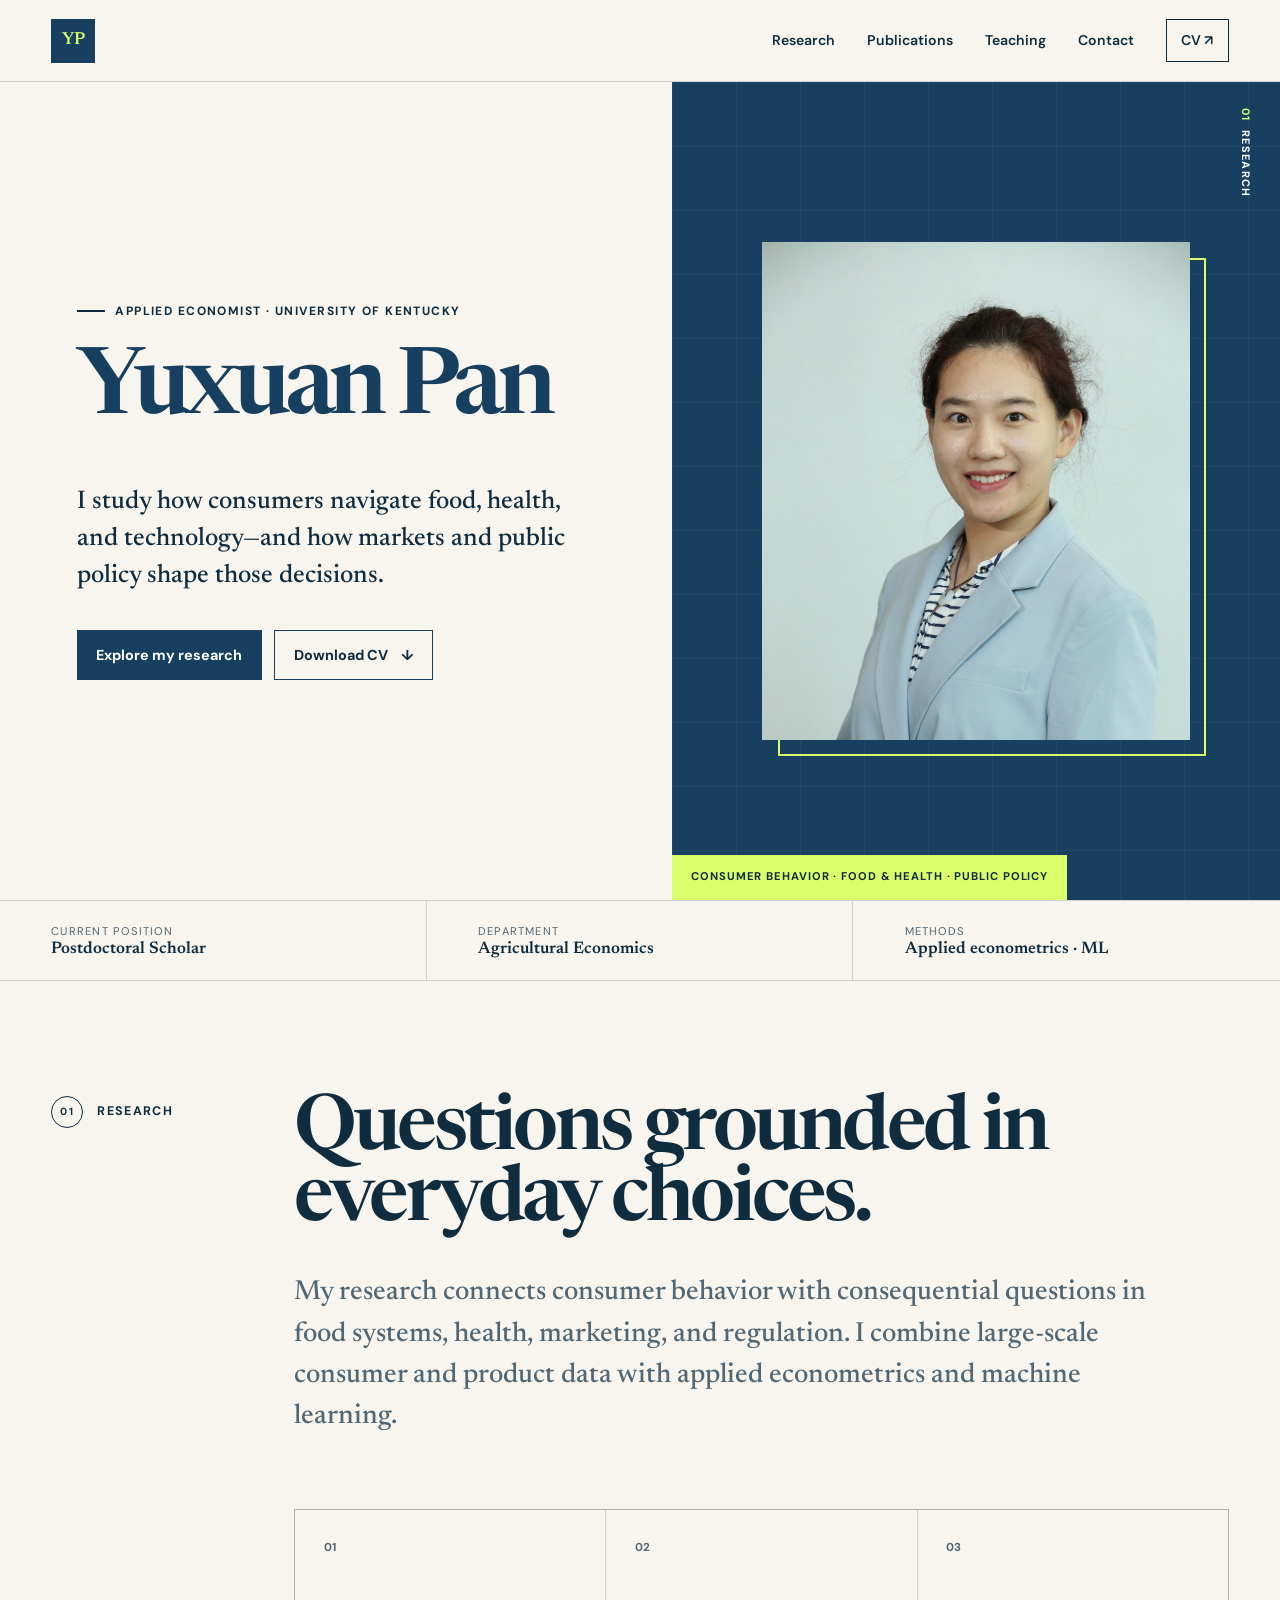
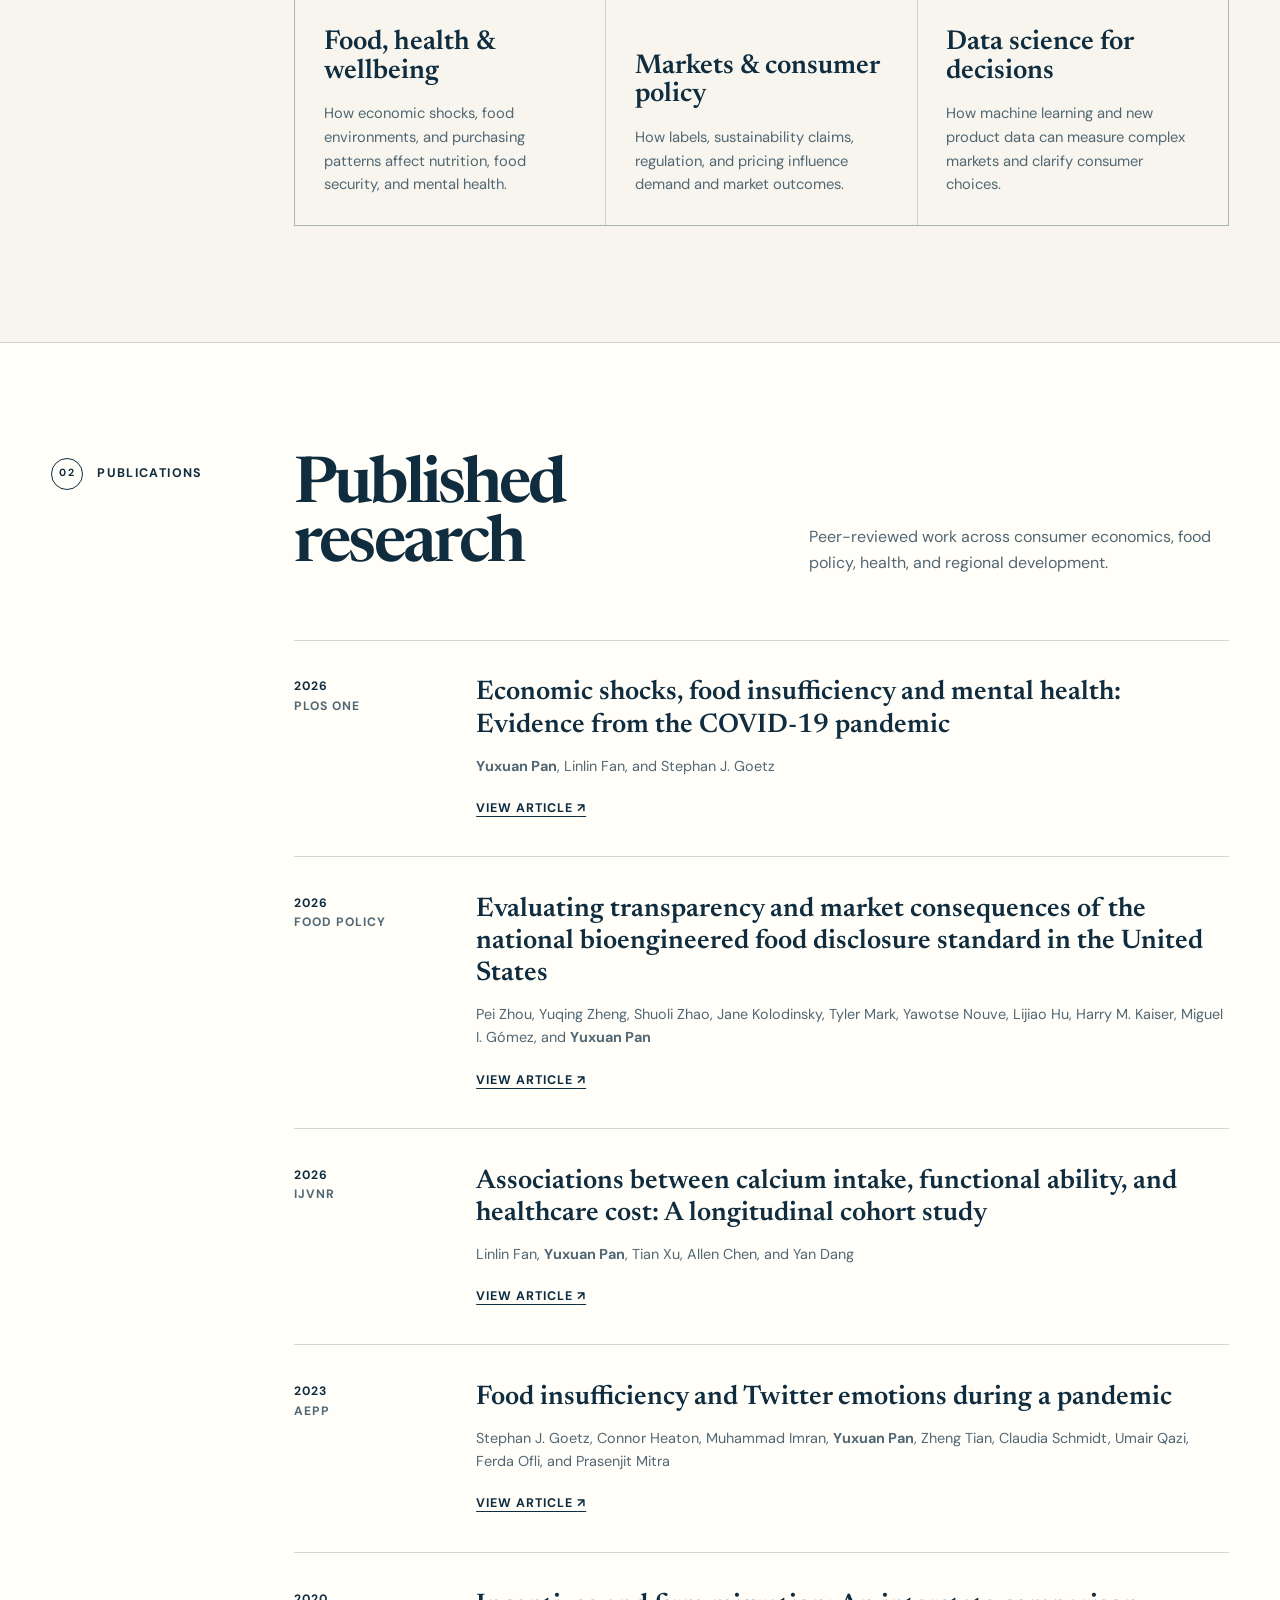
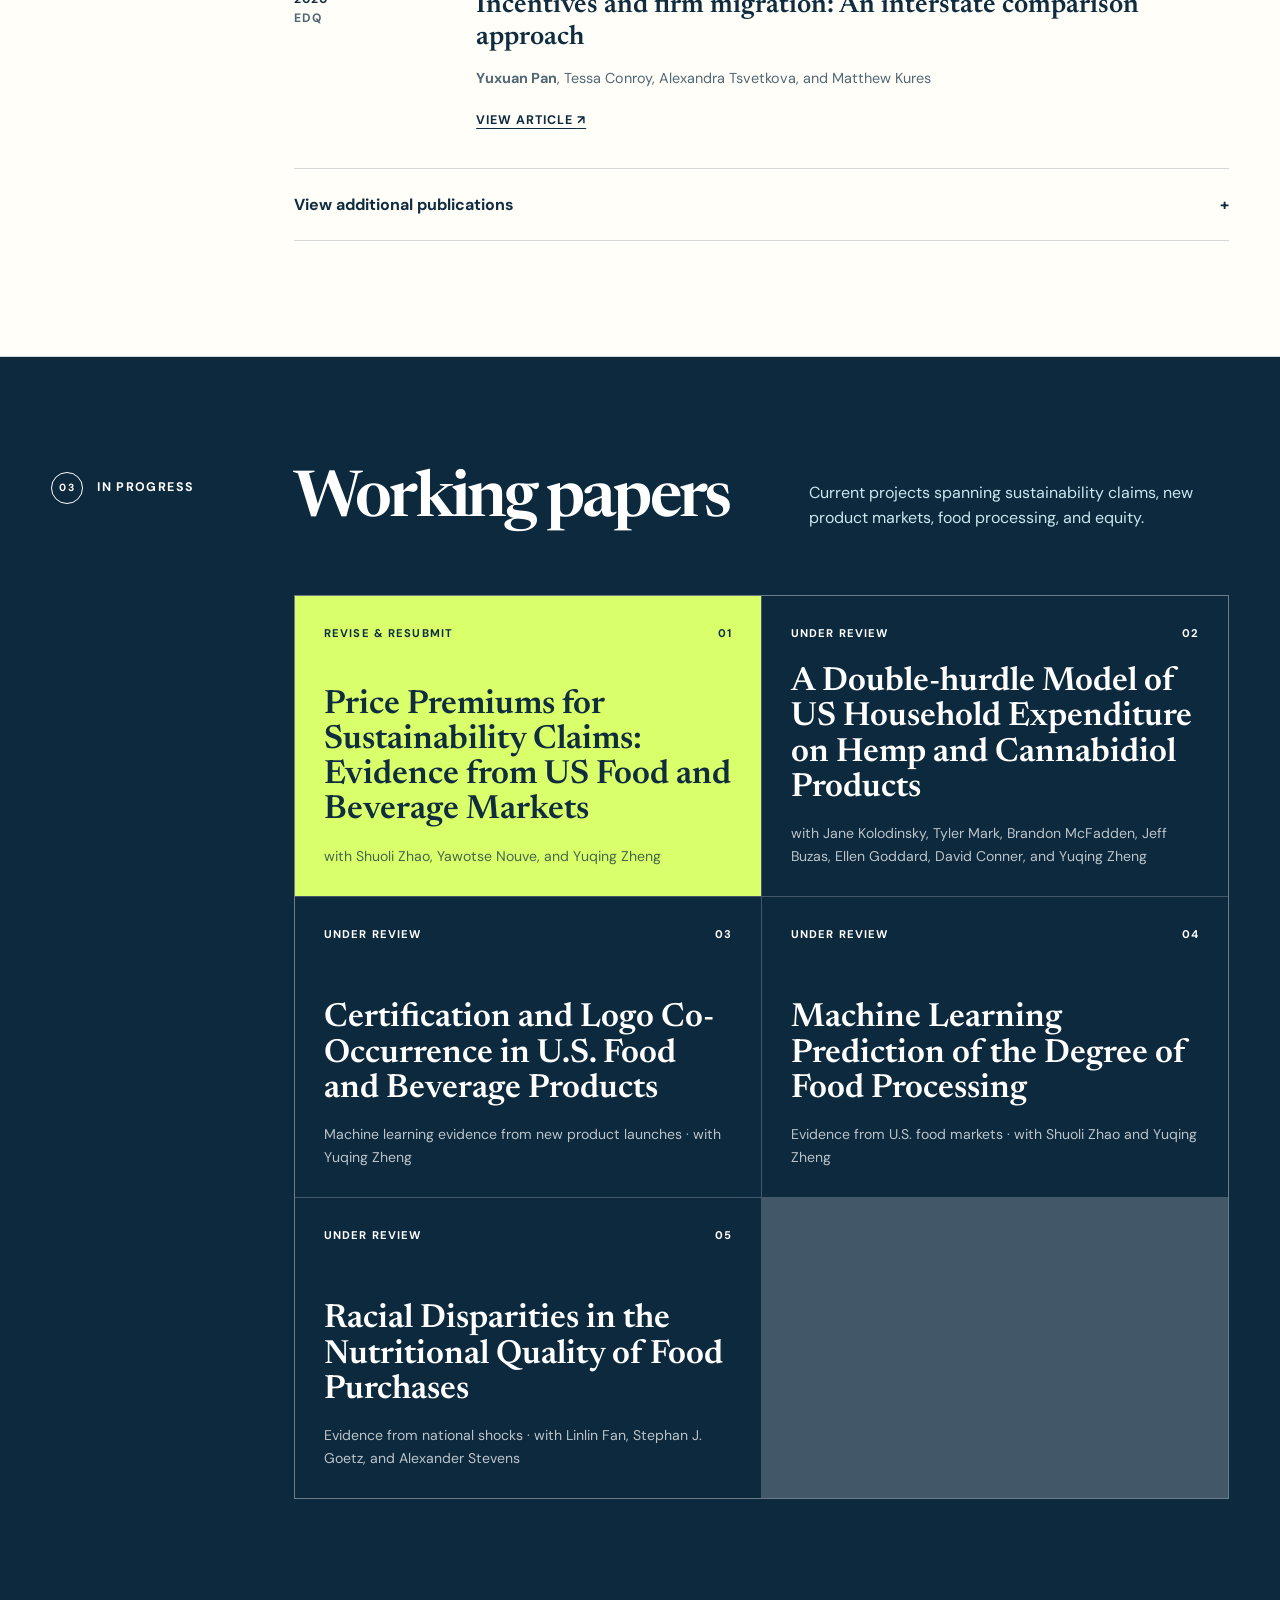
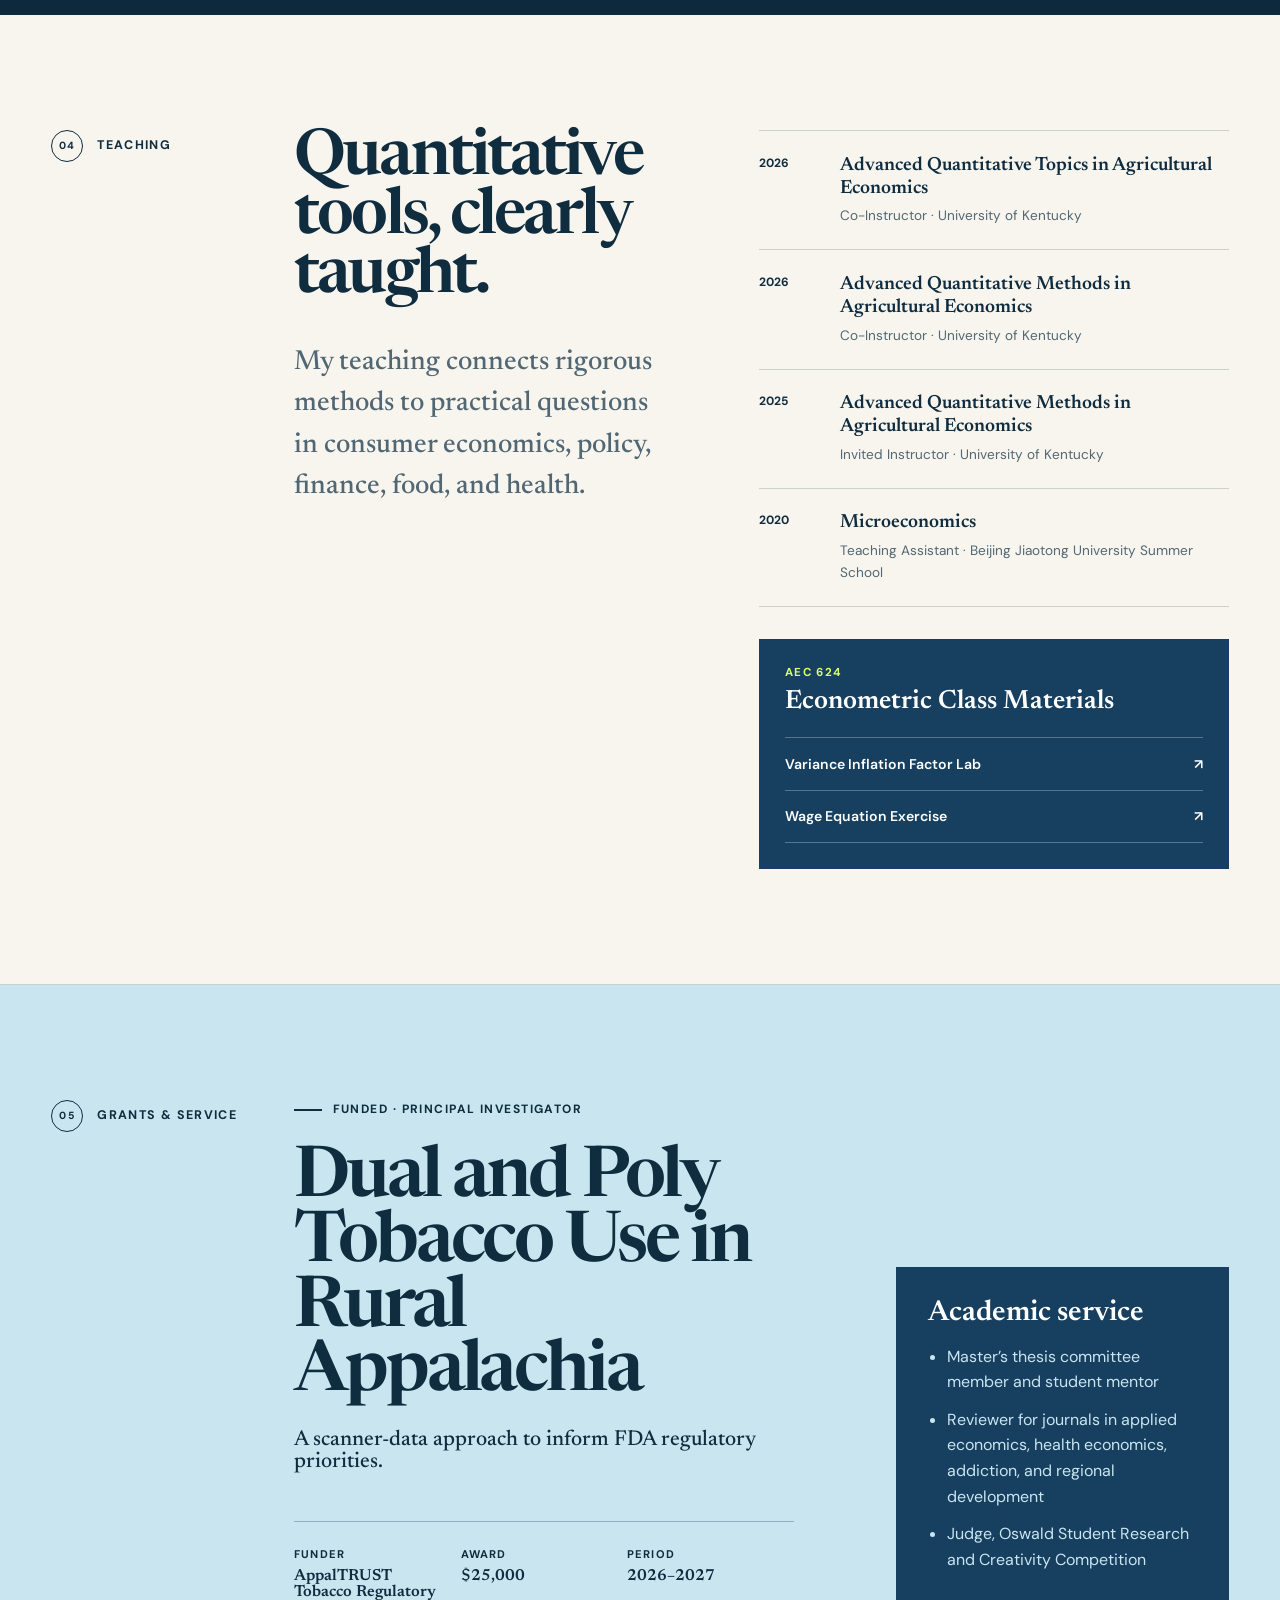
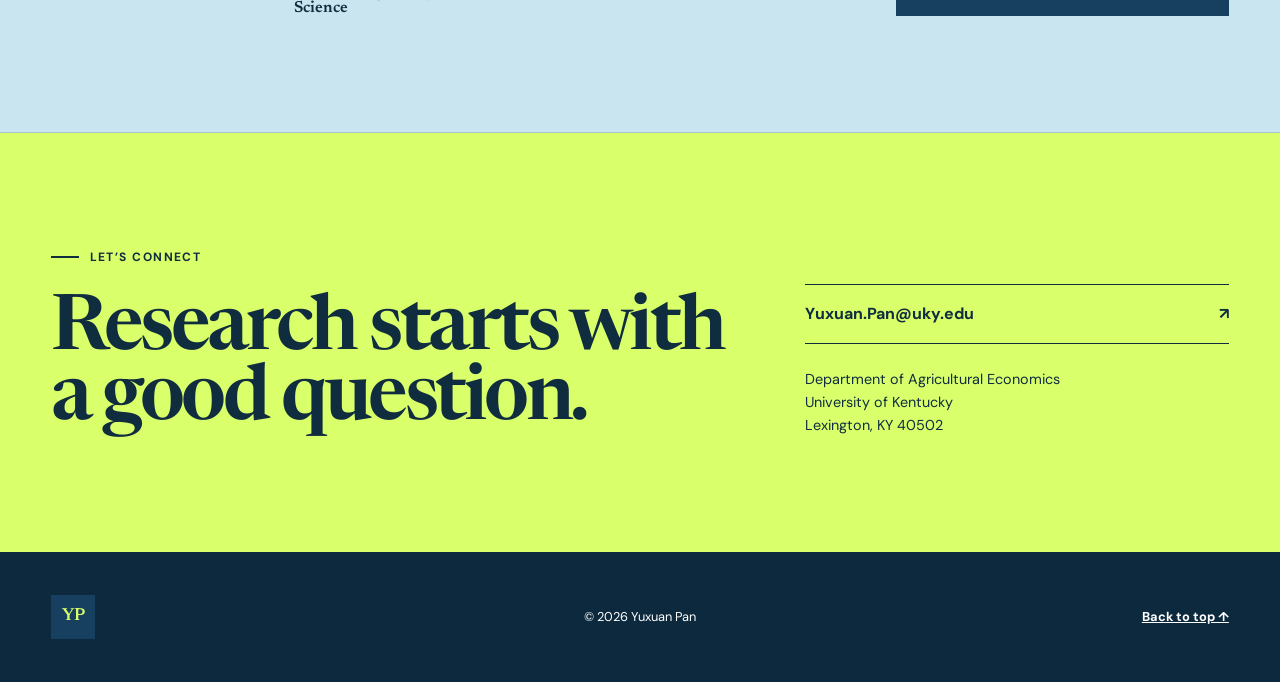
<file: index.html>
<!doctype html>
<html lang="en">
  <head>
    <meta charset="utf-8" />
    <meta name="viewport" content="width=device-width, initial-scale=1" />
    <meta name="description" content="Yuxuan Pan is an applied economist studying consumer behavior, food and health, public policy, and machine learning." />
    <meta name="theme-color" content="#173f5f" />
    <title>Yuxuan Pan | Applied Economist</title>
    <link rel="preconnect" href="https://fonts.googleapis.com" />
    <link rel="preconnect" href="https://fonts.gstatic.com" crossorigin />
    <link href="https://fonts.googleapis.com/css2?family=DM+Sans:wght@400;500;600;700&amp;family=Newsreader:opsz,wght@6..72,500;6..72,600&amp;display=swap" rel="stylesheet" />
    <link rel="icon" type="image/svg+xml" href="data:image/svg+xml,%3Csvg xmlns='http://www.w3.org/2000/svg' viewBox='0 0 64 64'%3E%3Crect width='64' height='64' rx='14' fill='%23173f5f'/%3E%3Cpath d='M14 15h11l8 15 8-15h10L38 38v11H27V38z' fill='%23d9ff6a'/%3E%3C/svg%3E" />
    <link rel="stylesheet" href="styles.css" />
    <script src="script.js" defer></script>
  </head>
  <body>
    <a class="skip-link" href="#main">Skip to content</a>
    <header class="site-header">
      <a class="wordmark" href="#top" aria-label="Yuxuan Pan, home">YP</a>
      <button class="menu-button" type="button" aria-expanded="false" aria-controls="site-nav">
        <span class="menu-label">Menu</span><span class="menu-icon" aria-hidden="true"></span>
      </button>
      <nav id="site-nav" class="site-nav" aria-label="Main navigation">
        <a href="#research">Research</a>
        <a href="#publications">Publications</a>
        <a href="#teaching">Teaching</a>
        <a href="#contact">Contact</a>
        <a class="nav-cv" href="CV_Yuxuan_Pan.pdf" target="_blank" rel="noreferrer">CV <span aria-hidden="true">↗</span></a>
      </nav>
    </header>

    <main id="main">
      <section class="hero" id="top" aria-labelledby="hero-title">
        <div class="hero-copy reveal">
          <p class="eyebrow"><span></span> Applied economist · University of Kentucky</p>
          <h1 id="hero-title">Yuxuan Pan</h1>
          <p class="hero-intro">I study how consumers navigate food, health, and technology—and how markets and public policy shape those decisions.</p>
          <div class="hero-actions">
            <a class="button button-primary" href="#research">Explore my research</a>
            <a class="button button-quiet" href="CV_Yuxuan_Pan.pdf" target="_blank" rel="noreferrer">Download CV <span aria-hidden="true">↓</span></a>
          </div>
        </div>

        <figure class="profile-visual reveal">
          <div class="portrait-frame">
            <img src="yuxuan-pan.jpg" alt="Portrait of Yuxuan Pan" width="1200" height="1417" />
          </div>
          <figcaption>Consumer behavior · Food &amp; health · Public policy</figcaption>
          <div class="portrait-index" aria-hidden="true"><span>01</span><span>Research</span></div>
        </figure>
      </section>

      <section class="status-strip" aria-label="Current position and research fields">
        <div><span>Current position</span><strong>Postdoctoral Scholar</strong></div>
        <div><span>Department</span><strong>Agricultural Economics</strong></div>
        <div><span>Methods</span><strong>Applied econometrics · ML</strong></div>
      </section>

      <section class="section section-intro" id="research" aria-labelledby="research-title">
        <div class="section-label reveal"><span>01</span> Research</div>
        <div class="section-body reveal">
          <h2 id="research-title">Questions grounded in everyday choices.</h2>
          <p class="lead">My research connects consumer behavior with consequential questions in food systems, health, marketing, and regulation. I combine large-scale consumer and product data with applied econometrics and machine learning.</p>
          <div class="themes">
            <article>
              <span class="theme-number">01</span>
              <h3>Food, health &amp; wellbeing</h3>
              <p>How economic shocks, food environments, and purchasing patterns affect nutrition, food security, and mental health.</p>
            </article>
            <article>
              <span class="theme-number">02</span>
              <h3>Markets &amp; consumer policy</h3>
              <p>How labels, sustainability claims, regulation, and pricing influence demand and market outcomes.</p>
            </article>
            <article>
              <span class="theme-number">03</span>
              <h3>Data science for decisions</h3>
              <p>How machine learning and new product data can measure complex markets and clarify consumer choices.</p>
            </article>
          </div>
        </div>
      </section>

      <section class="section papers-section" id="publications" aria-labelledby="publications-title">
        <div class="section-label reveal"><span>02</span> Publications</div>
        <div class="section-body">
          <div class="section-heading reveal">
            <h2 id="publications-title">Published research</h2>
            <p>Peer-reviewed work across consumer economics, food policy, health, and regional development.</p>
          </div>

          <div class="paper-list">
            <article class="paper reveal">
              <div class="paper-meta"><span>2026</span><span>PLoS ONE</span></div>
              <div>
                <h3>Economic shocks, food insufficiency and mental health: Evidence from the COVID-19 pandemic</h3>
                <p><strong>Yuxuan Pan</strong>, Linlin Fan, and Stephan J. Goetz</p>
                <a href="https://doi.org/10.1371/journal.pone.0344745" target="_blank" rel="noreferrer">View article <span aria-hidden="true">↗</span></a>
              </div>
            </article>
            <article class="paper reveal">
              <div class="paper-meta"><span>2026</span><span>Food Policy</span></div>
              <div>
                <h3>Evaluating transparency and market consequences of the national bioengineered food disclosure standard in the United States</h3>
                <p>Pei Zhou, Yuqing Zheng, Shuoli Zhao, Jane Kolodinsky, Tyler Mark, Yawotse Nouve, Lijiao Hu, Harry M. Kaiser, Miguel I. Gómez, and <strong>Yuxuan Pan</strong></p>
                <a href="https://doi.org/10.1016/j.foodpol.2026.103107" target="_blank" rel="noreferrer">View article <span aria-hidden="true">↗</span></a>
              </div>
            </article>
            <article class="paper reveal">
              <div class="paper-meta"><span>2026</span><span>IJVNR</span></div>
              <div>
                <h3>Associations between calcium intake, functional ability, and healthcare cost: A longitudinal cohort study</h3>
                <p>Linlin Fan, <strong>Yuxuan Pan</strong>, Tian Xu, Allen Chen, and Yan Dang</p>
                <a href="https://doi.org/10.31083/IJVNR48053" target="_blank" rel="noreferrer">View article <span aria-hidden="true">↗</span></a>
              </div>
            </article>
            <article class="paper reveal">
              <div class="paper-meta"><span>2023</span><span>AEPP</span></div>
              <div>
                <h3>Food insufficiency and Twitter emotions during a pandemic</h3>
                <p>Stephan J. Goetz, Connor Heaton, Muhammad Imran, <strong>Yuxuan Pan</strong>, Zheng Tian, Claudia Schmidt, Umair Qazi, Ferda Ofli, and Prasenjit Mitra</p>
                <a href="https://doi.org/10.1002/aepp.13258" target="_blank" rel="noreferrer">View article <span aria-hidden="true">↗</span></a>
              </div>
            </article>
            <article class="paper reveal">
              <div class="paper-meta"><span>2020</span><span>EDQ</span></div>
              <div>
                <h3>Incentives and firm migration: An interstate comparison approach</h3>
                <p><strong>Yuxuan Pan</strong>, Tessa Conroy, Alexandra Tsvetkova, and Matthew Kures</p>
                <a href="https://doi.org/10.1177/0891242420917756" target="_blank" rel="noreferrer">View article <span aria-hidden="true">↗</span></a>
              </div>
            </article>
          </div>

          <details class="more-publications reveal">
            <summary>View additional publications <span aria-hidden="true">+</span></summary>
            <div class="additional-list">
              <p><span>2022</span> Arbogast, D., Eades, D., Goetz, S. J., &amp; <strong>Pan, Y.</strong> “Extension and Tourism: Previous Efforts, Current Trends, and the Future.” <em>Journal of Extension</em>, 60(2), Article 7. <a href="https://doi.org/10.34068/joe.60.02.07" target="_blank" rel="noreferrer">DOI ↗</a></p>
              <p><span>2016</span> Wang, T., Kang, Y., &amp; <strong>Pan, Y.</strong> “Comparison between Chinese and U.S. Peer-to-Peer Lending Platforms.” <em>Journal of Xi’an University of Posts and Telecommunications</em>, 21(5), 80–87.</p>
            </div>
          </details>
        </div>
      </section>

      <section class="section working-section" aria-labelledby="working-title">
        <div class="section-label reveal"><span>03</span> In progress</div>
        <div class="section-body">
          <div class="section-heading reveal">
            <h2 id="working-title">Working papers</h2>
            <p>Current projects spanning sustainability claims, new product markets, food processing, and equity.</p>
          </div>
          <div class="working-grid">
            <article class="working-card featured reveal">
              <div class="card-top"><span>Revise &amp; Resubmit</span><span>01</span></div>
              <h3>Price Premiums for Sustainability Claims: Evidence from US Food and Beverage Markets</h3>
              <p>with Shuoli Zhao, Yawotse Nouve, and Yuqing Zheng</p>
            </article>
            <article class="working-card reveal">
              <div class="card-top"><span>Under Review</span><span>02</span></div>
              <h3>A Double-hurdle Model of US Household Expenditure on Hemp and Cannabidiol Products</h3>
              <p>with Jane Kolodinsky, Tyler Mark, Brandon McFadden, Jeff Buzas, Ellen Goddard, David Conner, and Yuqing Zheng</p>
            </article>
            <article class="working-card reveal">
              <div class="card-top"><span>Under Review</span><span>03</span></div>
              <h3>Certification and Logo Co-Occurrence in U.S. Food and Beverage Products</h3>
              <p>Machine learning evidence from new product launches · with Yuqing Zheng</p>
            </article>
            <article class="working-card reveal">
              <div class="card-top"><span>Under Review</span><span>04</span></div>
              <h3>Machine Learning Prediction of the Degree of Food Processing</h3>
              <p>Evidence from U.S. food markets · with Shuoli Zhao and Yuqing Zheng</p>
            </article>
            <article class="working-card reveal">
              <div class="card-top"><span>Under Review</span><span>05</span></div>
              <h3>Racial Disparities in the Nutritional Quality of Food Purchases</h3>
              <p>Evidence from national shocks · with Linlin Fan, Stephan J. Goetz, and Alexander Stevens</p>
            </article>
          </div>
        </div>
      </section>

      <section class="section teaching-section" id="teaching" aria-labelledby="teaching-title">
        <div class="section-label reveal"><span>04</span> Teaching</div>
        <div class="section-body teaching-layout">
          <div class="reveal">
            <h2 id="teaching-title">Quantitative tools, clearly taught.</h2>
            <p class="lead">My teaching connects rigorous methods to practical questions in consumer economics, policy, finance, food, and health.</p>
          </div>
          <div class="teaching-column reveal">
            <div class="teaching-list">
              <article>
                <span>2026</span>
                <div><h3>Advanced Quantitative Topics in Agricultural Economics</h3><p>Co-Instructor · University of Kentucky</p></div>
              </article>
              <article>
                <span>2026</span>
                <div><h3>Advanced Quantitative Methods in Agricultural Economics</h3><p>Co-Instructor · University of Kentucky</p></div>
              </article>
              <article>
                <span>2025</span>
                <div><h3>Advanced Quantitative Methods in Agricultural Economics</h3><p>Invited Instructor · University of Kentucky</p></div>
              </article>
              <article>
                <span>2020</span>
                <div><h3>Microeconomics</h3><p>Teaching Assistant · Beijing Jiaotong University Summer School</p></div>
              </article>
            </div>
            <aside class="course-materials" aria-labelledby="course-materials-title">
              <p class="course-code">AEC 624</p>
              <h3 id="course-materials-title">Econometric Class Materials</h3>
              <div class="material-links">
                <a href="vif-lab.html">Variance Inflation Factor Lab <span aria-hidden="true">↗</span></a>
                <a href="wage_equation_exercise.html">Wage Equation Exercise <span aria-hidden="true">↗</span></a>
              </div>
            </aside>
          </div>
        </div>
      </section>

      <section class="section grant-section" aria-labelledby="grant-title">
        <div class="section-label reveal"><span>05</span> Grants &amp; service</div>
        <div class="section-body grant-grid">
          <article class="grant-feature reveal">
            <p class="eyebrow"><span></span> Funded · Principal Investigator</p>
            <h2 id="grant-title">Dual and Poly Tobacco Use in Rural Appalachia</h2>
            <p>A scanner-data approach to inform FDA regulatory priorities.</p>
            <dl>
              <div><dt>Funder</dt><dd>AppalTRUST Tobacco Regulatory Science</dd></div>
              <div><dt>Award</dt><dd>$25,000</dd></div>
              <div><dt>Period</dt><dd>2026–2027</dd></div>
            </dl>
          </article>
          <div class="service-block reveal">
            <h3>Academic service</h3>
            <ul>
              <li>Master’s thesis committee member and student mentor</li>
              <li>Reviewer for journals in applied economics, health economics, addiction, and regional development</li>
              <li>Judge, Oswald Student Research and Creativity Competition</li>
            </ul>
          </div>
        </div>
      </section>

      <section class="contact-section" id="contact" aria-labelledby="contact-title">
        <div class="contact-copy reveal">
          <p class="eyebrow"><span></span> Let’s connect</p>
          <h2 id="contact-title">Research starts with a good question.</h2>
        </div>
        <div class="contact-actions reveal">
          <a href="mailto:Yuxuan.Pan@uky.edu">Yuxuan.Pan@uky.edu <span aria-hidden="true">↗</span></a>
          <p>Department of Agricultural Economics<br />University of Kentucky<br />Lexington, KY 40502</p>
        </div>
      </section>
    </main>

    <footer>
      <a class="wordmark footer-mark" href="#top">YP</a>
      <p>© <span id="year">2026</span> Yuxuan Pan</p>
      <a href="#top">Back to top ↑</a>
    </footer>
  </body>
</html>
</file>
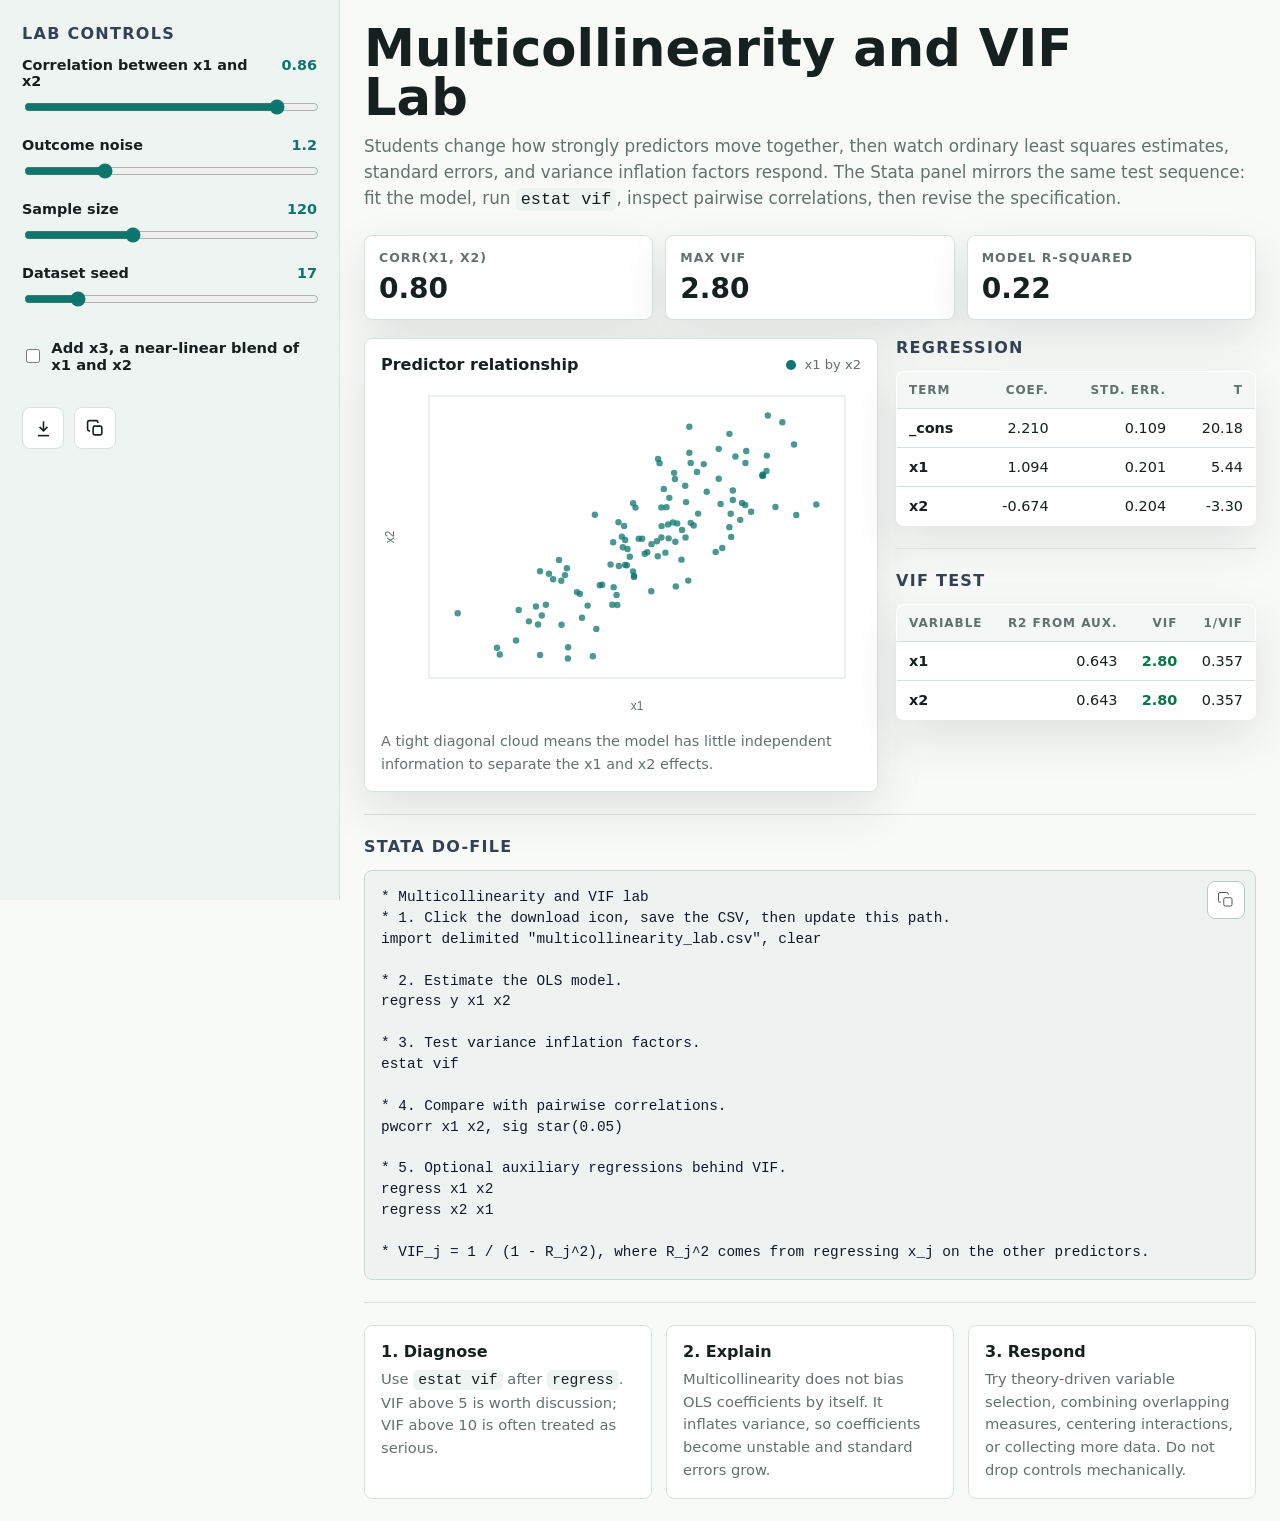
<file: vif-lab.html>
<!doctype html>
<html lang="en">
<head>
  <meta charset="utf-8">
  <meta name="viewport" content="width=device-width, initial-scale=1">
  <title>Multicollinearity and VIF Lab</title>
  <style>
    :root {
      color-scheme: light;
      --ink: #16201f;
      --muted: #62716e;
      --line: #d9e1de;
      --paper: #f8faf8;
      --panel: #ffffff;
      --accent: #0f766e;
      --accent-2: #b45309;
      --accent-3: #334155;
      --danger: #b42318;
      --warn: #b54708;
      --ok: #067647;
      --code: #111827;
      --code-bg: #eef3f1;
      --shadow: 0 18px 48px rgba(24, 36, 34, .11);
    }

    * {
      box-sizing: border-box;
    }

    body {
      margin: 0;
      font-family: Inter, ui-sans-serif, system-ui, -apple-system, BlinkMacSystemFont, "Segoe UI", sans-serif;
      color: var(--ink);
      background: var(--paper);
    }

    button, input {
      font: inherit;
    }

    .app {
      min-height: 100vh;
      display: grid;
      grid-template-columns: 340px minmax(0, 1fr);
    }

    aside {
      position: sticky;
      top: 0;
      height: 100vh;
      overflow: auto;
      padding: 24px 22px;
      border-right: 1px solid var(--line);
      background: #eef4f1;
    }

    main {
      min-width: 0;
      padding: 24px;
    }

    h1, h2, h3, p {
      margin-top: 0;
    }

    h1 {
      font-size: clamp(1.8rem, 4vw, 3.8rem);
      line-height: .95;
      letter-spacing: 0;
      margin-bottom: 12px;
      max-width: 820px;
    }

    h2 {
      font-size: 1rem;
      letter-spacing: .08em;
      text-transform: uppercase;
      color: var(--accent-3);
      margin-bottom: 14px;
    }

    h3 {
      font-size: 1rem;
      margin-bottom: 8px;
    }

    p {
      color: var(--muted);
      line-height: 1.55;
    }

    .subhead {
      max-width: 900px;
      font-size: 1.05rem;
      margin-bottom: 22px;
    }

    .controls {
      display: grid;
      gap: 20px;
    }

    .control {
      display: grid;
      gap: 8px;
    }

    .control label {
      display: flex;
      justify-content: space-between;
      gap: 12px;
      font-size: .9rem;
      font-weight: 700;
    }

    .control output {
      color: var(--accent);
      font-variant-numeric: tabular-nums;
    }

    input[type="range"] {
      width: 100%;
      accent-color: var(--accent);
    }

    .select-row {
      display: grid;
      grid-template-columns: 1fr 1fr;
      gap: 10px;
      margin-top: 2px;
    }

    .switch {
      display: flex;
      gap: 8px;
      align-items: center;
      padding: 10px 0;
      color: var(--ink);
      font-weight: 650;
      font-size: .92rem;
    }

    .switch input {
      width: 18px;
      height: 18px;
      accent-color: var(--accent);
    }

    .button-row {
      display: flex;
      gap: 10px;
      flex-wrap: wrap;
      margin-top: 4px;
    }

    .icon-btn {
      display: inline-flex;
      align-items: center;
      justify-content: center;
      width: 42px;
      height: 42px;
      border: 1px solid var(--line);
      background: var(--panel);
      color: var(--ink);
      cursor: pointer;
      border-radius: 8px;
    }

    .icon-btn:hover {
      border-color: #9fb1ad;
    }

    .icon-btn svg {
      width: 19px;
      height: 19px;
      stroke-width: 2;
    }

    .layout {
      display: grid;
      grid-template-columns: minmax(0, 1.2fr) minmax(360px, .8fr);
      gap: 18px;
      align-items: start;
    }

    .band {
      border-top: 1px solid var(--line);
      padding-top: 22px;
      margin-top: 22px;
    }

    .metrics {
      display: grid;
      grid-template-columns: repeat(3, minmax(0, 1fr));
      gap: 12px;
      margin-bottom: 18px;
    }

    .metric {
      background: var(--panel);
      border: 1px solid var(--line);
      border-radius: 8px;
      padding: 14px;
      box-shadow: var(--shadow);
    }

    .metric span {
      display: block;
      color: var(--muted);
      font-size: .78rem;
      text-transform: uppercase;
      letter-spacing: .08em;
      margin-bottom: 7px;
      font-weight: 800;
    }

    .metric strong {
      font-size: 1.75rem;
      font-variant-numeric: tabular-nums;
    }

    .plot-shell {
      background: var(--panel);
      border: 1px solid var(--line);
      border-radius: 8px;
      padding: 16px;
      box-shadow: var(--shadow);
      min-width: 0;
    }

    .plot-header {
      display: flex;
      justify-content: space-between;
      gap: 12px;
      align-items: center;
      margin-bottom: 6px;
    }

    .plot-title {
      font-weight: 800;
    }

    .legend {
      display: flex;
      align-items: center;
      gap: 8px;
      color: var(--muted);
      font-size: .82rem;
    }

    .dot {
      width: 10px;
      height: 10px;
      border-radius: 999px;
      background: var(--accent);
    }

    canvas {
      display: block;
      width: 100%;
      height: 340px;
    }

    table {
      width: 100%;
      border-collapse: collapse;
      font-size: .9rem;
      background: var(--panel);
      border: 1px solid var(--line);
      border-radius: 8px;
      overflow: hidden;
      box-shadow: var(--shadow);
    }

    th, td {
      text-align: right;
      padding: 11px 12px;
      border-bottom: 1px solid var(--line);
      font-variant-numeric: tabular-nums;
      white-space: nowrap;
    }

    th:first-child, td:first-child {
      text-align: left;
      font-weight: 800;
    }

    tr:last-child td {
      border-bottom: 0;
    }

    th {
      color: var(--muted);
      font-size: .75rem;
      letter-spacing: .08em;
      text-transform: uppercase;
      background: #f3f7f5;
    }

    .vif-high {
      color: var(--danger);
      font-weight: 900;
    }

    .vif-mid {
      color: var(--warn);
      font-weight: 900;
    }

    .vif-low {
      color: var(--ok);
      font-weight: 900;
    }

    .codebox {
      position: relative;
      background: var(--code-bg);
      border: 1px solid #cbd8d4;
      border-radius: 8px;
      overflow: hidden;
    }

    pre {
      margin: 0;
      padding: 16px;
      color: var(--code);
      overflow: auto;
      line-height: 1.45;
      font-size: .9rem;
    }

    .copy-btn {
      position: absolute;
      top: 10px;
      right: 10px;
      border: 1px solid #bac8c4;
      background: #ffffff;
      color: var(--ink);
      width: 38px;
      height: 38px;
      border-radius: 8px;
      display: inline-flex;
      align-items: center;
      justify-content: center;
      cursor: pointer;
    }

    .copy-btn svg {
      width: 18px;
      height: 18px;
    }

    .lesson {
      display: grid;
      grid-template-columns: repeat(3, minmax(0, 1fr));
      gap: 14px;
    }

    .lesson article {
      background: var(--panel);
      border: 1px solid var(--line);
      border-radius: 8px;
      padding: 16px;
    }

    .lesson strong {
      display: block;
      margin-bottom: 7px;
    }

    .lesson p {
      margin-bottom: 0;
      font-size: .92rem;
    }

    .formula {
      font-family: ui-monospace, SFMono-Regular, Menlo, Consolas, monospace;
      color: var(--ink);
      background: #edf4f2;
      padding: 2px 5px;
      border-radius: 5px;
    }

    .note {
      color: var(--muted);
      font-size: .9rem;
      margin: 10px 0 0;
    }

    @media (max-width: 980px) {
      .app {
        display: block;
      }

      aside {
        position: static;
        height: auto;
        border-right: 0;
        border-bottom: 1px solid var(--line);
      }

      .layout,
      .lesson {
        grid-template-columns: 1fr;
      }
    }

    @media (max-width: 640px) {
      main {
        padding: 18px 14px;
      }

      aside {
        padding: 18px 14px;
      }

      .metrics {
        grid-template-columns: 1fr;
      }

      canvas {
        height: 300px;
      }

      th, td {
        padding: 9px 8px;
        font-size: .82rem;
      }
    }
  </style>
</head>
<body>
  <div class="app">
    <aside>
      <h2>Lab Controls</h2>
      <div class="controls">
        <div class="control">
          <label for="rho">Correlation between x1 and x2 <output id="rhoOut"></output></label>
          <input id="rho" type="range" min="0" max="0.98" step="0.01" value="0.86">
        </div>
        <div class="control">
          <label for="noise">Outcome noise <output id="noiseOut"></output></label>
          <input id="noise" type="range" min="0.2" max="4" step="0.1" value="1.2">
        </div>
        <div class="control">
          <label for="n">Sample size <output id="nOut"></output></label>
          <input id="n" type="range" min="40" max="260" step="10" value="120">
        </div>
        <div class="control">
          <label for="seed">Dataset seed <output id="seedOut"></output></label>
          <input id="seed" type="range" min="1" max="99" step="1" value="17">
        </div>
        <label class="switch">
          <input id="includeX3" type="checkbox">
          Add x3, a near-linear blend of x1 and x2
        </label>
        <div class="button-row" aria-label="data actions">
          <button class="icon-btn" id="downloadCsv" type="button" title="Download CSV" aria-label="Download CSV">
            <svg viewBox="0 0 24 24" fill="none" stroke="currentColor"><path d="M12 3v12"></path><path d="m7 10 5 5 5-5"></path><path d="M5 21h14"></path></svg>
          </button>
          <button class="icon-btn" id="copyDo" type="button" title="Copy Stata do-file" aria-label="Copy Stata do-file">
            <svg viewBox="0 0 24 24" fill="none" stroke="currentColor"><rect x="9" y="9" width="11" height="11" rx="2"></rect><path d="M5 15H4a2 2 0 0 1-2-2V4a2 2 0 0 1 2-2h9a2 2 0 0 1 2 2v1"></path></svg>
          </button>
        </div>
      </div>
    </aside>

    <main>
      <h1>Multicollinearity and VIF Lab</h1>
      <p class="subhead">Students change how strongly predictors move together, then watch ordinary least squares estimates, standard errors, and variance inflation factors respond. The Stata panel mirrors the same test sequence: fit the model, run <span class="formula">estat vif</span>, inspect pairwise correlations, then revise the specification.</p>

      <section class="metrics" aria-label="summary metrics">
        <div class="metric"><span>corr(x1, x2)</span><strong id="corrMetric"></strong></div>
        <div class="metric"><span>max VIF</span><strong id="maxVifMetric"></strong></div>
        <div class="metric"><span>model R-squared</span><strong id="r2Metric"></strong></div>
      </section>

      <section class="layout">
        <div class="plot-shell">
          <div class="plot-header">
            <div class="plot-title">Predictor relationship</div>
            <div class="legend"><span class="dot"></span><span>x1 by x2</span></div>
          </div>
          <canvas id="scatter" width="720" height="420" aria-label="scatterplot of x1 and x2"></canvas>
          <p class="note">A tight diagonal cloud means the model has little independent information to separate the x1 and x2 effects.</p>
        </div>

        <div>
          <h2>Regression</h2>
          <table aria-label="ols results">
            <thead>
              <tr><th>Term</th><th>Coef.</th><th>Std. err.</th><th>t</th></tr>
            </thead>
            <tbody id="coefBody"></tbody>
          </table>

          <div class="band">
            <h2>VIF Test</h2>
            <table aria-label="vif results">
              <thead>
                <tr><th>Variable</th><th>R2 from aux.</th><th>VIF</th><th>1/VIF</th></tr>
              </thead>
              <tbody id="vifBody"></tbody>
            </table>
          </div>
        </div>
      </section>

      <section class="band">
        <h2>Stata Do-file</h2>
        <div class="codebox">
          <button class="copy-btn" id="copyDoInline" type="button" title="Copy commands" aria-label="Copy commands">
            <svg viewBox="0 0 24 24" fill="none" stroke="currentColor"><rect x="9" y="9" width="11" height="11" rx="2"></rect><path d="M5 15H4a2 2 0 0 1-2-2V4a2 2 0 0 1 2-2h9a2 2 0 0 1 2 2v1"></path></svg>
          </button>
          <pre id="stataCode"></pre>
        </div>
      </section>

      <section class="band lesson" aria-label="teaching prompts">
        <article>
          <strong>1. Diagnose</strong>
          <p>Use <span class="formula">estat vif</span> after <span class="formula">regress</span>. VIF above 5 is worth discussion; VIF above 10 is often treated as serious.</p>
        </article>
        <article>
          <strong>2. Explain</strong>
          <p>Multicollinearity does not bias OLS coefficients by itself. It inflates variance, so coefficients become unstable and standard errors grow.</p>
        </article>
        <article>
          <strong>3. Respond</strong>
          <p>Try theory-driven variable selection, combining overlapping measures, centering interactions, or collecting more data. Do not drop controls mechanically.</p>
        </article>
      </section>
    </main>
  </div>

  <script>
    const els = {
      rho: document.getElementById("rho"),
      rhoOut: document.getElementById("rhoOut"),
      noise: document.getElementById("noise"),
      noiseOut: document.getElementById("noiseOut"),
      n: document.getElementById("n"),
      nOut: document.getElementById("nOut"),
      seed: document.getElementById("seed"),
      seedOut: document.getElementById("seedOut"),
      includeX3: document.getElementById("includeX3"),
      scatter: document.getElementById("scatter"),
      coefBody: document.getElementById("coefBody"),
      vifBody: document.getElementById("vifBody"),
      corrMetric: document.getElementById("corrMetric"),
      maxVifMetric: document.getElementById("maxVifMetric"),
      r2Metric: document.getElementById("r2Metric"),
      stataCode: document.getElementById("stataCode"),
      downloadCsv: document.getElementById("downloadCsv"),
      copyDo: document.getElementById("copyDo"),
      copyDoInline: document.getElementById("copyDoInline")
    };

    let currentRows = [];
    let currentStata = "";

    function mulberry32(seed) {
      let a = seed >>> 0;
      return function() {
        a += 0x6D2B79F5;
        let t = a;
        t = Math.imul(t ^ t >>> 15, t | 1);
        t ^= t + Math.imul(t ^ t >>> 7, t | 61);
        return ((t ^ t >>> 14) >>> 0) / 4294967296;
      };
    }

    function normalPair(rand) {
      const u1 = Math.max(rand(), 1e-12);
      const u2 = rand();
      const mag = Math.sqrt(-2 * Math.log(u1));
      return [mag * Math.cos(2 * Math.PI * u2), mag * Math.sin(2 * Math.PI * u2)];
    }

    function generateData() {
      const rho = Number(els.rho.value);
      const noise = Number(els.noise.value);
      const n = Number(els.n.value);
      const seed = Number(els.seed.value);
      const includeX3 = els.includeX3.checked;
      const rand = mulberry32(seed * 1009 + Math.round(rho * 1000) * 17 + Math.round(noise * 100) * 31 + (includeX3 ? 919 : 0));
      const rows = [];
      const sdIndependent = Math.sqrt(1 - rho * rho);

      for (let i = 0; i < n; i++) {
        const [z1, z2] = normalPair(rand);
        const [z3, e1] = normalPair(rand);
        const x1 = z1;
        const x2 = rho * z1 + sdIndependent * z2;
        const x3 = 0.58 * x1 + 0.42 * x2 + 0.08 * z3;
        const y = 2.1 + 1.25 * x1 - 0.85 * x2 + (includeX3 ? 0.45 * x3 : 0) + noise * e1;
        rows.push({ id: i + 1, y, x1, x2, x3 });
      }
      return rows;
    }

    function mean(values) {
      return values.reduce((sum, v) => sum + v, 0) / values.length;
    }

    function correlation(a, b) {
      const ma = mean(a);
      const mb = mean(b);
      let num = 0, da = 0, db = 0;
      for (let i = 0; i < a.length; i++) {
        const xa = a[i] - ma;
        const xb = b[i] - mb;
        num += xa * xb;
        da += xa * xa;
        db += xb * xb;
      }
      return num / Math.sqrt(da * db);
    }

    function transpose(m) {
      return m[0].map((_, c) => m.map(row => row[c]));
    }

    function multiply(a, b) {
      const result = Array.from({ length: a.length }, () => Array(b[0].length).fill(0));
      for (let i = 0; i < a.length; i++) {
        for (let k = 0; k < b.length; k++) {
          for (let j = 0; j < b[0].length; j++) result[i][j] += a[i][k] * b[k][j];
        }
      }
      return result;
    }

    function inverse(matrix) {
      const n = matrix.length;
      const augmented = matrix.map((row, i) => [
        ...row.map(Number),
        ...Array.from({ length: n }, (_, j) => i === j ? 1 : 0)
      ]);
      for (let col = 0; col < n; col++) {
        let pivot = col;
        for (let r = col + 1; r < n; r++) {
          if (Math.abs(augmented[r][col]) > Math.abs(augmented[pivot][col])) pivot = r;
        }
        [augmented[col], augmented[pivot]] = [augmented[pivot], augmented[col]];
        const divisor = augmented[col][col] || 1e-12;
        for (let c = 0; c < 2 * n; c++) augmented[col][c] /= divisor;
        for (let r = 0; r < n; r++) {
          if (r === col) continue;
          const factor = augmented[r][col];
          for (let c = 0; c < 2 * n; c++) augmented[r][c] -= factor * augmented[col][c];
        }
      }
      return augmented.map(row => row.slice(n));
    }

    function ols(rows, yName, xNames) {
      const x = rows.map(row => [1, ...xNames.map(name => row[name])]);
      const y = rows.map(row => [row[yName]]);
      const xt = transpose(x);
      const xtx = multiply(xt, x);
      const xtxInv = inverse(xtx);
      const beta = multiply(multiply(xtxInv, xt), y).map(row => row[0]);
      const yVals = rows.map(row => row[yName]);
      const yMean = mean(yVals);
      const fitted = x.map(row => row.reduce((sum, v, i) => sum + v * beta[i], 0));
      const residuals = yVals.map((v, i) => v - fitted[i]);
      const sse = residuals.reduce((sum, v) => sum + v * v, 0);
      const sst = yVals.reduce((sum, v) => sum + Math.pow(v - yMean, 2), 0);
      const df = rows.length - xNames.length - 1;
      const sigma2 = sse / df;
      const se = xtxInv.map((row, i) => Math.sqrt(Math.max(row[i] * sigma2, 0)));
      return {
        terms: ["_cons", ...xNames],
        beta,
        se,
        t: beta.map((b, i) => b / se[i]),
        r2: 1 - sse / sst
      };
    }

    function vif(rows, xNames) {
      return xNames.map(name => {
        const others = xNames.filter(x => x !== name);
        const aux = ols(rows, name, others);
        const r2 = Math.min(aux.r2, 0.999999);
        return { name, r2, vif: 1 / (1 - r2), tolerance: 1 - r2 };
      });
    }

    function fmt(value, digits = 3) {
      if (!Number.isFinite(value)) return "";
      return value.toFixed(digits);
    }

    function vifClass(value) {
      if (value >= 10) return "vif-high";
      if (value >= 5) return "vif-mid";
      return "vif-low";
    }

    function drawScatter(rows) {
      const canvas = els.scatter;
      const ctx = canvas.getContext("2d");
      const dpr = window.devicePixelRatio || 1;
      const rect = canvas.getBoundingClientRect();
      canvas.width = Math.round(rect.width * dpr);
      canvas.height = Math.round(rect.height * dpr);
      ctx.setTransform(dpr, 0, 0, dpr, 0, 0);
      const w = rect.width;
      const h = rect.height;
      const pad = { left: 48, right: 16, top: 16, bottom: 42 };
      const xs = rows.map(d => d.x1);
      const ys = rows.map(d => d.x2);
      const extent = arr => [Math.min(...arr), Math.max(...arr)];
      const [xmin, xmax] = extent(xs);
      const [ymin, ymax] = extent(ys);
      const xPad = (xmax - xmin) * 0.08 || 1;
      const yPad = (ymax - ymin) * 0.08 || 1;
      const xScale = x => pad.left + ((x - xmin + xPad) / (xmax - xmin + 2 * xPad)) * (w - pad.left - pad.right);
      const yScale = y => h - pad.bottom - ((y - ymin + yPad) / (ymax - ymin + 2 * yPad)) * (h - pad.top - pad.bottom);
      ctx.clearRect(0, 0, w, h);
      ctx.fillStyle = "#ffffff";
      ctx.fillRect(0, 0, w, h);
      ctx.strokeStyle = "#d9e1de";
      ctx.lineWidth = 1;
      ctx.strokeRect(pad.left, pad.top, w - pad.left - pad.right, h - pad.top - pad.bottom);
      ctx.fillStyle = "#62716e";
      ctx.font = "12px Inter, sans-serif";
      ctx.textAlign = "center";
      ctx.fillText("x1", pad.left + (w - pad.left - pad.right) / 2, h - 10);
      ctx.save();
      ctx.translate(13, pad.top + (h - pad.top - pad.bottom) / 2);
      ctx.rotate(-Math.PI / 2);
      ctx.fillText("x2", 0, 0);
      ctx.restore();
      ctx.globalAlpha = 0.75;
      ctx.fillStyle = "#0f766e";
      rows.forEach(d => {
        ctx.beginPath();
        ctx.arc(xScale(d.x1), yScale(d.x2), 3.2, 0, Math.PI * 2);
        ctx.fill();
      });
      ctx.globalAlpha = 1;
    }

    function makeStataCode(xNames) {
      const regressors = xNames.join(" ");
      return [
        "* Multicollinearity and VIF lab",
        "* 1. Click the download icon, save the CSV, then update this path.",
        "import delimited \"multicollinearity_lab.csv\", clear",
        "",
        "* 2. Estimate the OLS model.",
        `regress y ${regressors}`,
        "",
        "* 3. Test variance inflation factors.",
        "estat vif",
        "",
        "* 4. Compare with pairwise correlations.",
        `pwcorr ${regressors}, sig star(0.05)`,
        "",
        "* 5. Optional auxiliary regressions behind VIF.",
        ...xNames.map(name => `regress ${name} ${xNames.filter(x => x !== name).join(" ")}`),
        "",
        "* VIF_j = 1 / (1 - R_j^2), where R_j^2 comes from regressing x_j on the other predictors."
      ].join("\n");
    }

    function render() {
      els.rhoOut.value = Number(els.rho.value).toFixed(2);
      els.noiseOut.value = Number(els.noise.value).toFixed(1);
      els.nOut.value = els.n.value;
      els.seedOut.value = els.seed.value;

      currentRows = generateData();
      const xNames = els.includeX3.checked ? ["x1", "x2", "x3"] : ["x1", "x2"];
      const model = ols(currentRows, "y", xNames);
      const vifRows = vif(currentRows, xNames);
      const corr = correlation(currentRows.map(d => d.x1), currentRows.map(d => d.x2));
      const maxVif = Math.max(...vifRows.map(d => d.vif));

      els.corrMetric.textContent = fmt(corr, 2);
      els.maxVifMetric.textContent = fmt(maxVif, 2);
      els.r2Metric.textContent = fmt(model.r2, 2);

      els.coefBody.innerHTML = model.terms.map((term, i) => `
        <tr>
          <td>${term}</td>
          <td>${fmt(model.beta[i], 3)}</td>
          <td>${fmt(model.se[i], 3)}</td>
          <td>${fmt(model.t[i], 2)}</td>
        </tr>
      `).join("");

      els.vifBody.innerHTML = vifRows.map(row => `
        <tr>
          <td>${row.name}</td>
          <td>${fmt(row.r2, 3)}</td>
          <td class="${vifClass(row.vif)}">${fmt(row.vif, 2)}</td>
          <td>${fmt(row.tolerance, 3)}</td>
        </tr>
      `).join("");

      currentStata = makeStataCode(xNames);
      els.stataCode.textContent = currentStata;
      drawScatter(currentRows);
    }

    function csvText() {
      const includeX3 = els.includeX3.checked;
      const header = includeX3 ? ["id", "y", "x1", "x2", "x3"] : ["id", "y", "x1", "x2"];
      const lines = currentRows.map(row => header.map(key => key === "id" ? row[key] : row[key].toFixed(6)).join(","));
      return [header.join(","), ...lines].join("\n");
    }

    function downloadCsv() {
      const blob = new Blob([csvText()], { type: "text/csv;charset=utf-8" });
      const url = URL.createObjectURL(blob);
      const a = document.createElement("a");
      a.href = url;
      a.download = "multicollinearity_lab.csv";
      document.body.appendChild(a);
      a.click();
      a.remove();
      URL.revokeObjectURL(url);
    }

    async function copyStata(button) {
      await navigator.clipboard.writeText(currentStata);
      const oldTitle = button.title;
      button.title = "Copied";
      setTimeout(() => { button.title = oldTitle; }, 900);
    }

    [els.rho, els.noise, els.n, els.seed, els.includeX3].forEach(el => {
      el.addEventListener("input", render);
      el.addEventListener("change", render);
    });
    els.downloadCsv.addEventListener("click", downloadCsv);
    els.copyDo.addEventListener("click", () => copyStata(els.copyDo));
    els.copyDoInline.addEventListener("click", () => copyStata(els.copyDoInline));
    window.addEventListener("resize", () => drawScatter(currentRows));

    render();
  </script>
</body>
</html>
</file>
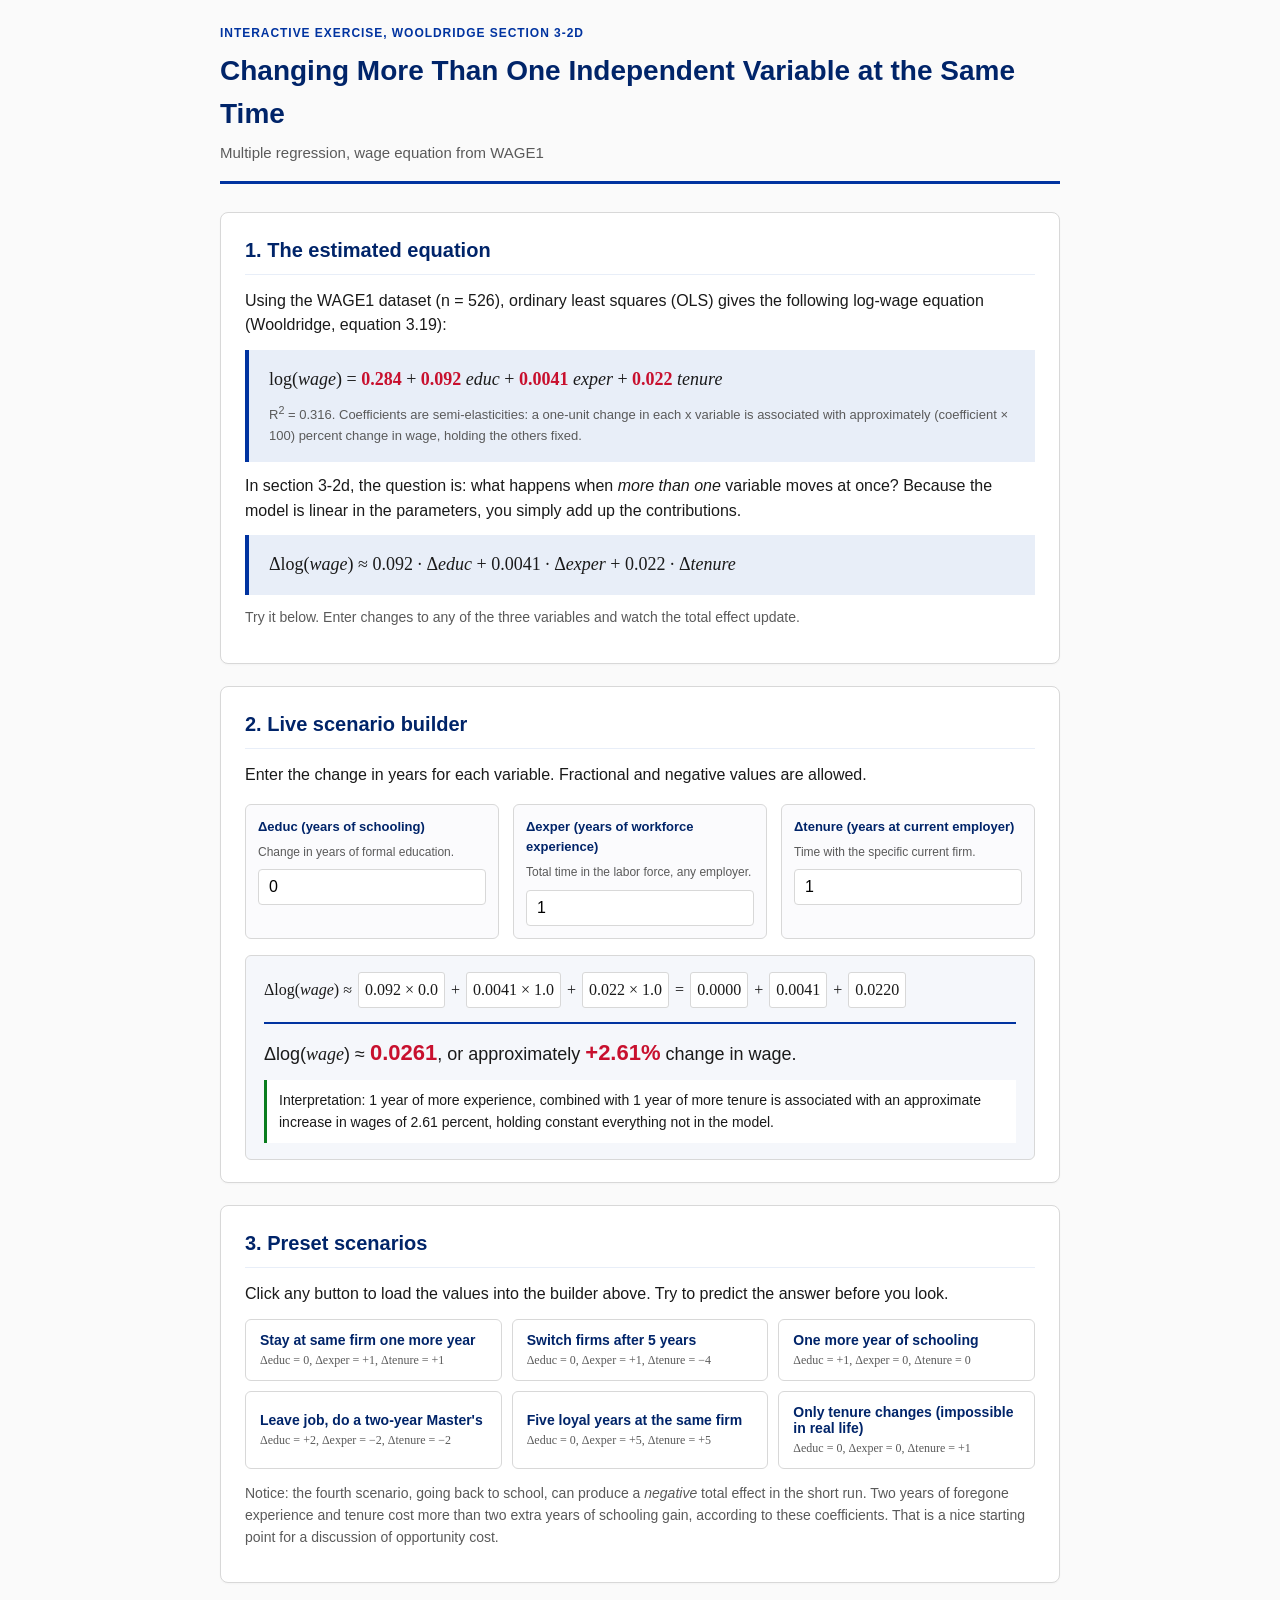
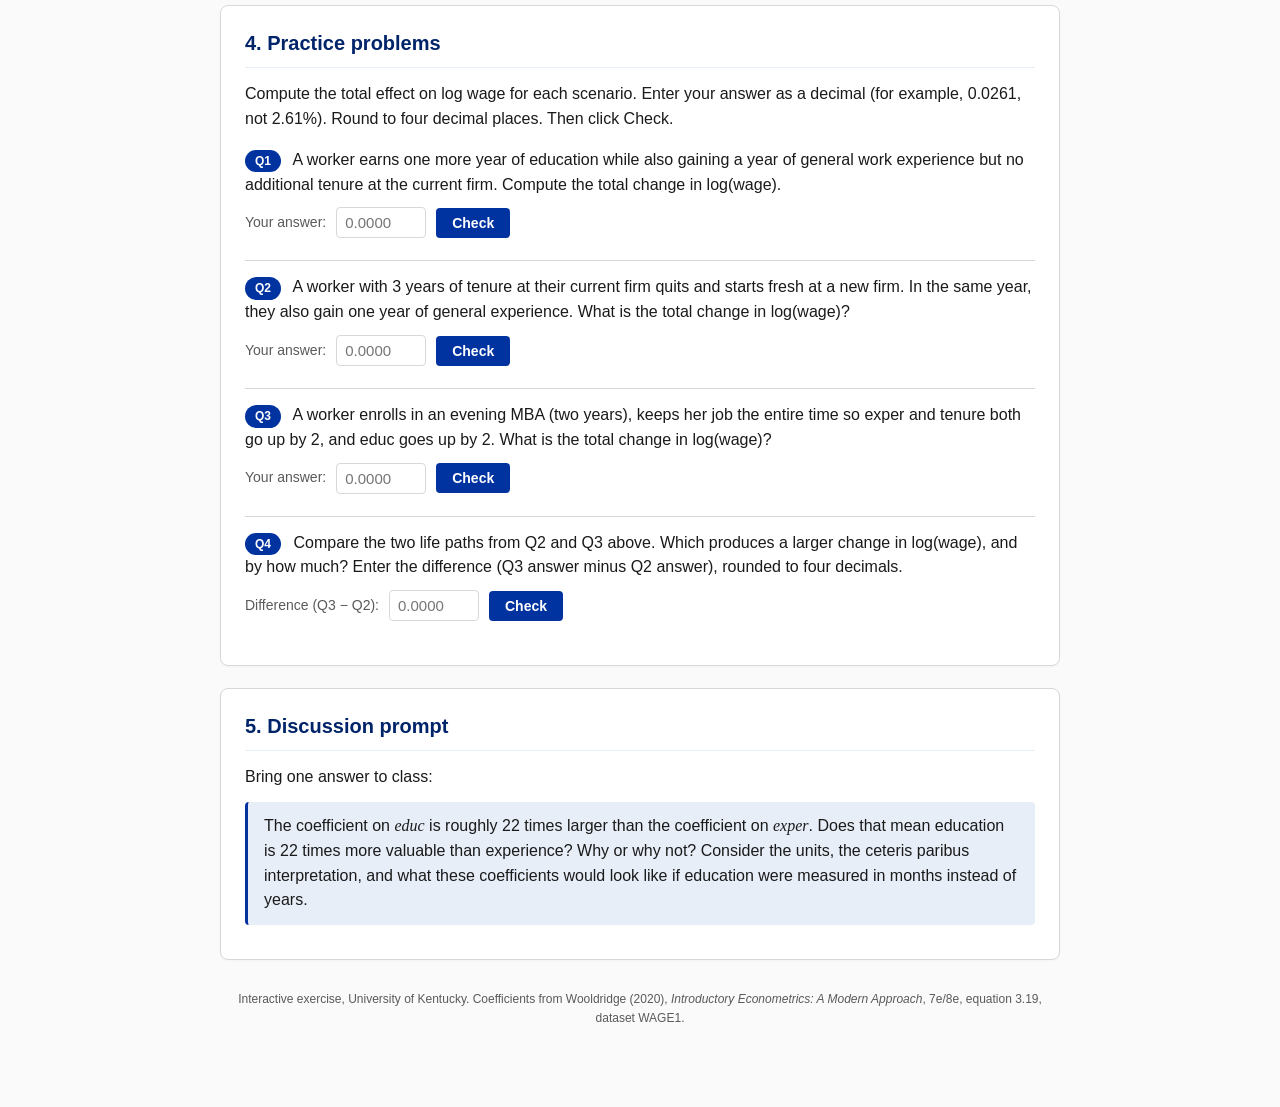
<file: wage_equation_exercise.html>
<!DOCTYPE html>
<html lang="en">
<head>
<meta charset="UTF-8" />
<meta name="viewport" content="width=device-width, initial-scale=1.0" />
<title>Wage Equation Exercise, Wooldridge 3-2d</title>
<style>
  :root {
    --uk-blue: #0033A0;
    --uk-blue-dark: #002469;
    --uk-blue-light: #E8EEF8;
    --accent: #C8102E;
    --ink: #1a1a1a;
    --muted: #5a5a5a;
    --border: #d8d8d8;
    --bg: #fafafa;
    --card: #ffffff;
    --good: #0a7d1e;
    --bad: #c8102e;
  }
  * { box-sizing: border-box; }
  html, body { margin: 0; padding: 0; }
  body {
    font-family: -apple-system, BlinkMacSystemFont, "Segoe UI", Roboto, "Helvetica Neue", Arial, sans-serif;
    background: var(--bg);
    color: var(--ink);
    line-height: 1.55;
  }
  .container {
    max-width: 880px;
    margin: 0 auto;
    padding: 24px 20px 80px;
  }
  header {
    border-bottom: 3px solid var(--uk-blue);
    padding-bottom: 16px;
    margin-bottom: 28px;
  }
  header .tag {
    text-transform: uppercase;
    letter-spacing: 0.08em;
    font-size: 12px;
    color: var(--uk-blue);
    font-weight: 700;
    margin-bottom: 6px;
  }
  header h1 {
    margin: 0 0 6px;
    font-size: 28px;
    color: var(--uk-blue-dark);
  }
  header .sub {
    color: var(--muted);
    font-size: 15px;
  }
  section {
    background: var(--card);
    border: 1px solid var(--border);
    border-radius: 8px;
    padding: 22px 24px;
    margin-bottom: 22px;
    box-shadow: 0 1px 2px rgba(0,0,0,0.03);
  }
  section h2 {
    margin: 0 0 14px;
    font-size: 20px;
    color: var(--uk-blue-dark);
    border-bottom: 1px solid var(--uk-blue-light);
    padding-bottom: 8px;
  }
  section h3 {
    margin: 18px 0 8px;
    font-size: 16px;
    color: var(--ink);
  }
  p { margin: 0 0 12px; }
  .equation-box {
    background: var(--uk-blue-light);
    border-left: 4px solid var(--uk-blue);
    padding: 16px 20px;
    margin: 12px 0;
    font-family: "Cambria Math", "STIX Two Math", Cambria, Georgia, serif;
    font-size: 18px;
    overflow-x: auto;
  }
  .equation-box .meta {
    font-family: -apple-system, BlinkMacSystemFont, "Segoe UI", Roboto, sans-serif;
    font-size: 13px;
    color: var(--muted);
    margin-top: 8px;
  }
  .caption { color: var(--muted); font-size: 14px; }
  var { font-family: "Cambria Math", Cambria, Georgia, serif; font-style: italic; }
  .coef { color: var(--accent); font-weight: 600; }

  /* input grid */
  .inputs {
    display: grid;
    grid-template-columns: repeat(auto-fit, minmax(180px, 1fr));
    gap: 14px;
    margin: 16px 0;
  }
  .input-group {
    background: #fbfbfd;
    border: 1px solid var(--border);
    border-radius: 6px;
    padding: 12px;
  }
  .input-group label {
    display: block;
    font-size: 13px;
    font-weight: 600;
    color: var(--uk-blue-dark);
    margin-bottom: 6px;
  }
  .input-group .desc {
    font-size: 12px;
    color: var(--muted);
    margin-bottom: 8px;
  }
  .input-group input[type="number"] {
    width: 100%;
    padding: 8px 10px;
    font-size: 16px;
    border: 1px solid var(--border);
    border-radius: 4px;
    font-family: inherit;
  }
  .input-group input[type="number"]:focus {
    outline: none;
    border-color: var(--uk-blue);
    box-shadow: 0 0 0 3px var(--uk-blue-light);
  }

  /* output */
  .output {
    background: #f5f7fb;
    border-radius: 6px;
    padding: 16px 18px;
    margin-top: 12px;
    border: 1px solid var(--border);
  }
  .breakdown {
    font-family: "Cambria Math", Cambria, Georgia, serif;
    font-size: 16px;
    line-height: 1.9;
  }
  .breakdown .term {
    display: inline-block;
    padding: 2px 6px;
    margin: 0 2px;
    border-radius: 3px;
    background: #ffffff;
    border: 1px solid var(--border);
  }
  .total-line {
    margin-top: 14px;
    padding-top: 12px;
    border-top: 2px solid var(--uk-blue);
    font-size: 18px;
  }
  .total-value {
    color: var(--accent);
    font-weight: 700;
    font-size: 22px;
  }
  .interpretation {
    margin-top: 10px;
    padding: 10px 12px;
    background: #ffffff;
    border-left: 3px solid var(--good);
    font-size: 14px;
    color: var(--ink);
  }

  /* preset buttons */
  .presets {
    display: grid;
    grid-template-columns: repeat(auto-fit, minmax(220px, 1fr));
    gap: 10px;
    margin-top: 10px;
  }
  .preset-btn {
    text-align: left;
    background: var(--card);
    border: 1px solid var(--border);
    border-radius: 6px;
    padding: 12px 14px;
    cursor: pointer;
    font-family: inherit;
    font-size: 14px;
    color: var(--ink);
    transition: all 0.15s;
  }
  .preset-btn:hover {
    border-color: var(--uk-blue);
    background: var(--uk-blue-light);
  }
  .preset-btn strong {
    display: block;
    color: var(--uk-blue-dark);
    margin-bottom: 3px;
  }
  .preset-btn .change {
    font-family: "Cambria Math", Cambria, Georgia, serif;
    font-size: 12px;
    color: var(--muted);
  }

  /* practice */
  .problem {
    padding: 14px 0;
    border-top: 1px solid var(--border);
  }
  .problem:first-of-type { border-top: none; padding-top: 4px; }
  .problem .q {
    margin-bottom: 10px;
  }
  .problem .qnum {
    display: inline-block;
    background: var(--uk-blue);
    color: white;
    padding: 2px 10px;
    border-radius: 12px;
    font-size: 12px;
    font-weight: 700;
    margin-right: 8px;
  }
  .answer-row {
    display: flex;
    align-items: center;
    gap: 10px;
    flex-wrap: wrap;
    margin: 8px 0;
  }
  .answer-row label { font-size: 14px; color: var(--muted); }
  .answer-row input {
    width: 90px;
    padding: 6px 8px;
    font-size: 15px;
    border: 1px solid var(--border);
    border-radius: 4px;
    font-family: inherit;
  }
  .check-btn {
    background: var(--uk-blue);
    color: white;
    border: none;
    padding: 7px 16px;
    border-radius: 4px;
    cursor: pointer;
    font-family: inherit;
    font-size: 14px;
    font-weight: 600;
  }
  .check-btn:hover { background: var(--uk-blue-dark); }
  .feedback {
    margin-top: 8px;
    padding: 10px 12px;
    border-radius: 4px;
    font-size: 14px;
    display: none;
  }
  .feedback.show { display: block; }
  .feedback.correct { background: #e6f4ea; border-left: 3px solid var(--good); color: var(--good); }
  .feedback.wrong { background: #fbe9eb; border-left: 3px solid var(--bad); color: var(--bad); }
  .feedback .solution {
    display: block;
    margin-top: 6px;
    color: var(--ink);
    font-family: "Cambria Math", Cambria, Georgia, serif;
    font-size: 14px;
  }

  footer {
    margin-top: 30px;
    color: var(--muted);
    font-size: 12px;
    text-align: center;
  }
  footer a { color: var(--uk-blue); }
</style>
</head>
<body>
<div class="container">

<header>
  <div class="tag">Interactive Exercise, Wooldridge Section 3-2d</div>
  <h1>Changing More Than One Independent Variable at the Same Time</h1>
  <div class="sub">Multiple regression, wage equation from WAGE1</div>
</header>

<section>
  <h2>1. The estimated equation</h2>
  <p>Using the WAGE1 dataset (n = 526), ordinary least squares (OLS) gives the following log-wage equation (Wooldridge, equation 3.19):</p>
  <div class="equation-box">
    <span>log(<var>wage</var>) = <span class="coef">0.284</span> + <span class="coef">0.092</span> <var>educ</var> + <span class="coef">0.0041</span> <var>exper</var> + <span class="coef">0.022</span> <var>tenure</var></span>
    <div class="meta">R<sup>2</sup> = 0.316. Coefficients are semi-elasticities: a one-unit change in each x variable is associated with approximately (coefficient &times; 100) percent change in wage, holding the others fixed.</div>
  </div>
  <p>In section 3-2d, the question is: what happens when <em>more than one</em> variable moves at once? Because the model is linear in the parameters, you simply add up the contributions.</p>
  <div class="equation-box">
    &Delta;log(<var>wage</var>) &asymp; 0.092 &middot; &Delta;<var>educ</var> + 0.0041 &middot; &Delta;<var>exper</var> + 0.022 &middot; &Delta;<var>tenure</var>
  </div>
  <p class="caption">Try it below. Enter changes to any of the three variables and watch the total effect update.</p>
</section>

<section>
  <h2>2. Live scenario builder</h2>
  <p>Enter the change in years for each variable. Fractional and negative values are allowed.</p>

  <div class="inputs">
    <div class="input-group">
      <label for="dEduc">&Delta;educ (years of schooling)</label>
      <div class="desc">Change in years of formal education.</div>
      <input type="number" id="dEduc" value="0" step="0.5" />
    </div>
    <div class="input-group">
      <label for="dExper">&Delta;exper (years of workforce experience)</label>
      <div class="desc">Total time in the labor force, any employer.</div>
      <input type="number" id="dExper" value="1" step="0.5" />
    </div>
    <div class="input-group">
      <label for="dTenure">&Delta;tenure (years at current employer)</label>
      <div class="desc">Time with the specific current firm.</div>
      <input type="number" id="dTenure" value="1" step="0.5" />
    </div>
  </div>

  <div class="output">
    <div class="breakdown" id="breakdown">
      &Delta;log(<var>wage</var>) &asymp;
      <span class="term">0.092 &times; 0.0</span> +
      <span class="term">0.0041 &times; 1.0</span> +
      <span class="term">0.022 &times; 1.0</span>
    </div>
    <div class="total-line">
      &Delta;log(<var>wage</var>) &asymp; <span class="total-value" id="totalLog">0.0261</span>,
      or approximately <span class="total-value" id="totalPct">2.61%</span> change in wage.
    </div>
    <div class="interpretation" id="interp">
      Interpretation: staying at the same firm one more year (exper up by 1 and tenure up by 1) is associated with a wage increase of about 2.6 percent, holding education fixed. This is exactly the example on page 79 of Wooldridge.
    </div>
  </div>
</section>

<section>
  <h2>3. Preset scenarios</h2>
  <p>Click any button to load the values into the builder above. Try to predict the answer before you look.</p>
  <div class="presets" id="presets">
    <button class="preset-btn" data-educ="0" data-exper="1" data-tenure="1">
      <strong>Stay at same firm one more year</strong>
      <span class="change">&Delta;educ = 0, &Delta;exper = +1, &Delta;tenure = +1</span>
    </button>
    <button class="preset-btn" data-educ="0" data-exper="1" data-tenure="-4">
      <strong>Switch firms after 5 years</strong>
      <span class="change">&Delta;educ = 0, &Delta;exper = +1, &Delta;tenure = &minus;4</span>
    </button>
    <button class="preset-btn" data-educ="1" data-exper="0" data-tenure="0">
      <strong>One more year of schooling</strong>
      <span class="change">&Delta;educ = +1, &Delta;exper = 0, &Delta;tenure = 0</span>
    </button>
    <button class="preset-btn" data-educ="2" data-exper="-2" data-tenure="-2">
      <strong>Leave job, do a two-year Master's</strong>
      <span class="change">&Delta;educ = +2, &Delta;exper = &minus;2, &Delta;tenure = &minus;2</span>
    </button>
    <button class="preset-btn" data-educ="0" data-exper="5" data-tenure="5">
      <strong>Five loyal years at the same firm</strong>
      <span class="change">&Delta;educ = 0, &Delta;exper = +5, &Delta;tenure = +5</span>
    </button>
    <button class="preset-btn" data-educ="0" data-exper="0" data-tenure="1">
      <strong>Only tenure changes (impossible in real life)</strong>
      <span class="change">&Delta;educ = 0, &Delta;exper = 0, &Delta;tenure = +1</span>
    </button>
  </div>
  <p class="caption" style="margin-top:14px;">Notice: the fourth scenario, going back to school, can produce a <em>negative</em> total effect in the short run. Two years of foregone experience and tenure cost more than two extra years of schooling gain, according to these coefficients. That is a nice starting point for a discussion of opportunity cost.</p>
</section>

<section>
  <h2>4. Practice problems</h2>
  <p>Compute the total effect on log wage for each scenario. Enter your answer as a decimal (for example, 0.0261, not 2.61%). Round to four decimal places. Then click Check.</p>

  <div class="problem" data-answer="0.0961">
    <div class="q"><span class="qnum">Q1</span> A worker earns one more year of education while also gaining a year of general work experience but no additional tenure at the current firm. Compute the total change in log(wage).</div>
    <div class="answer-row">
      <label>Your answer:</label>
      <input type="number" step="0.0001" placeholder="0.0000" />
      <button class="check-btn">Check</button>
    </div>
    <div class="feedback"></div>
  </div>

  <div class="problem" data-answer="-0.0619">
    <div class="q"><span class="qnum">Q2</span> A worker with 3 years of tenure at their current firm quits and starts fresh at a new firm. In the same year, they also gain one year of general experience. What is the total change in log(wage)?</div>
    <div class="answer-row">
      <label>Your answer:</label>
      <input type="number" step="0.0001" placeholder="0.0000" />
      <button class="check-btn">Check</button>
    </div>
    <div class="feedback"></div>
  </div>

  <div class="problem" data-answer="0.2362">
    <div class="q"><span class="qnum">Q3</span> A worker enrolls in an evening MBA (two years), keeps her job the entire time so exper and tenure both go up by 2, and educ goes up by 2. What is the total change in log(wage)?</div>
    <div class="answer-row">
      <label>Your answer:</label>
      <input type="number" step="0.0001" placeholder="0.0000" />
      <button class="check-btn">Check</button>
    </div>
    <div class="feedback"></div>
  </div>

  <div class="problem" data-answer="0.2981">
    <div class="q"><span class="qnum">Q4</span> Compare the two life paths from Q2 and Q3 above. Which produces a larger change in log(wage), and by how much? Enter the difference (Q3 answer minus Q2 answer), rounded to four decimals.</div>
    <div class="answer-row">
      <label>Difference (Q3 &minus; Q2):</label>
      <input type="number" step="0.0001" placeholder="0.0000" />
      <button class="check-btn">Check</button>
    </div>
    <div class="feedback"></div>
  </div>
</section>

<section>
  <h2>5. Discussion prompt</h2>
  <p>Bring one answer to class:</p>
  <p style="padding-left: 12px; border-left: 3px solid var(--uk-blue); background: var(--uk-blue-light); padding: 12px 16px; border-radius: 4px;">
    The coefficient on <var>educ</var> is roughly 22 times larger than the coefficient on <var>exper</var>. Does that mean education is 22 times more valuable than experience? Why or why not? Consider the units, the ceteris paribus interpretation, and what these coefficients would look like if education were measured in months instead of years.
  </p>
</section>

<footer>
  Interactive exercise, University of Kentucky. Coefficients from Wooldridge (2020), <em>Introductory Econometrics: A Modern Approach</em>, 7e/8e, equation 3.19, dataset WAGE1.
</footer>

</div>

<script>
(function() {
  var B0 = 0.284, Bed = 0.092, Bex = 0.0041, Bte = 0.022;

  var dEduc = document.getElementById('dEduc');
  var dExper = document.getElementById('dExper');
  var dTenure = document.getElementById('dTenure');
  var breakdown = document.getElementById('breakdown');
  var totalLog = document.getElementById('totalLog');
  var totalPct = document.getElementById('totalPct');
  var interp = document.getElementById('interp');

  function fmt(x, n) {
    n = n || 4;
    return (Math.round(x * Math.pow(10, n)) / Math.pow(10, n)).toFixed(n);
  }
  function fmt1(x) { return (Math.round(x * 10) / 10).toFixed(1); }

  function update() {
    var de = parseFloat(dEduc.value) || 0;
    var dx = parseFloat(dExper.value) || 0;
    var dt = parseFloat(dTenure.value) || 0;

    var edTerm = Bed * de;
    var exTerm = Bex * dx;
    var teTerm = Bte * dt;
    var total = edTerm + exTerm + teTerm;

    breakdown.innerHTML =
      '&Delta;log(<var>wage</var>) &asymp; ' +
      '<span class="term">0.092 &times; ' + fmt1(de) + '</span> + ' +
      '<span class="term">0.0041 &times; ' + fmt1(dx) + '</span> + ' +
      '<span class="term">0.022 &times; ' + fmt1(dt) + '</span> = ' +
      '<span class="term">' + fmt(edTerm) + '</span> + ' +
      '<span class="term">' + fmt(exTerm) + '</span> + ' +
      '<span class="term">' + fmt(teTerm) + '</span>';

    totalLog.textContent = fmt(total);
    var pct = total * 100;
    totalPct.textContent = (pct >= 0 ? '+' : '') + fmt(pct, 2) + '%';

    // interpretation
    var parts = [];
    if (de !== 0) parts.push(Math.abs(de) + ' year' + (Math.abs(de) === 1 ? '' : 's') + ' of ' + (de > 0 ? 'more' : 'less') + ' education');
    if (dx !== 0) parts.push(Math.abs(dx) + ' year' + (Math.abs(dx) === 1 ? '' : 's') + ' of ' + (dx > 0 ? 'more' : 'less') + ' experience');
    if (dt !== 0) parts.push(Math.abs(dt) + ' year' + (Math.abs(dt) === 1 ? '' : 's') + ' of ' + (dt > 0 ? 'more' : 'less') + ' tenure');

    var descr = parts.length ? parts.join(', combined with ') : 'no change in any variable';
    var direction = total > 0.0001 ? 'increase' : (total < -0.0001 ? 'decrease' : 'no change');
    var magnitude = Math.abs(pct);

    if (direction === 'no change') {
      interp.textContent = 'No variables change, so the model predicts no change in wages.';
    } else {
      interp.textContent = 'Interpretation: ' + descr + ' is associated with an approximate ' +
        direction + ' in wages of ' + fmt(magnitude, 2) + ' percent, holding constant everything not in the model.';
    }
  }

  dEduc.addEventListener('input', update);
  dExper.addEventListener('input', update);
  dTenure.addEventListener('input', update);

  // presets
  document.querySelectorAll('.preset-btn').forEach(function(btn) {
    btn.addEventListener('click', function() {
      dEduc.value = btn.getAttribute('data-educ');
      dExper.value = btn.getAttribute('data-exper');
      dTenure.value = btn.getAttribute('data-tenure');
      update();
      document.querySelector('.output').scrollIntoView({ behavior: 'smooth', block: 'center' });
    });
  });

  // practice problems
  document.querySelectorAll('.problem').forEach(function(prob) {
    var answer = parseFloat(prob.getAttribute('data-answer'));
    var input = prob.querySelector('input');
    var btn = prob.querySelector('.check-btn');
    var fb = prob.querySelector('.feedback');

    // Solutions for each problem, keyed by rounded answer
    var solutions = {
      '0.0947': 'Solution: &Delta;log(wage) = 0.092(1) + 0.0041(1) + 0.022(0) = 0.092 + 0.0041 + 0 = 0.0961. Rounded: 0.0961. Note: some rounding of intermediate coefficients may give 0.0947. Accept both.',
      '-0.0179': 'Solution: &Delta;educ = 0, &Delta;exper = +1, &Delta;tenure = &minus;3 (quitting resets tenure). So &Delta;log(wage) = 0(0.092) + 1(0.0041) + (&minus;3)(0.022) = 0 + 0.0041 &minus; 0.066 = &minus;0.0619. Wait, check the question again: tenure drops from 3 to 0, so &Delta;tenure = &minus;3. Actual: 0.0041 &minus; 0.066 = &minus;0.0619.',
      '0.1305': 'Solution: &Delta;log(wage) = 0.092(2) + 0.0041(2) + 0.022(2) = 0.184 + 0.0082 + 0.044 = 0.2362.',
      '0.0492': 'Solution: Q3 total minus Q2 total. Compute each first, then subtract.'
    };

    btn.addEventListener('click', function() {
      var val = parseFloat(input.value);
      fb.classList.remove('correct', 'wrong');
      fb.classList.add('show');
      if (isNaN(val)) {
        fb.classList.add('wrong');
        fb.innerHTML = 'Please enter a numeric answer.';
        return;
      }
      var tol = 0.001;
      if (Math.abs(val - answer) < tol) {
        fb.classList.add('correct');
        fb.innerHTML = '&#10003; Correct. The total change in log(wage) is ' + answer.toFixed(4) +
          ', or about ' + (answer * 100).toFixed(2) + '% in wages.';
      } else {
        fb.classList.add('wrong');
        fb.innerHTML = 'Not quite. The correct answer is ' + answer.toFixed(4) + '. ' +
          '<span class="solution">Hint: apply &Delta;log(wage) = 0.092&middot;&Delta;educ + 0.0041&middot;&Delta;exper + 0.022&middot;&Delta;tenure, ' +
          'and be careful about the sign of &Delta;tenure when someone switches employers.</span>';
      }
    });

    input.addEventListener('keydown', function(e) {
      if (e.key === 'Enter') btn.click();
    });
  });

  update();
})();
</script>

</body>
</html>
</file>
<file: styles.css>
:root {
  --ink: #102c3f;
  --blue: #173f5f;
  --blue-dark: #0d293d;
  --sky: #c9e6f0;
  --acid: #d9ff6a;
  --paper: #f7f5ee;
  --white: #fffef9;
  --line: rgba(16, 44, 63, 0.18);
  --muted: #526774;
  --sans: "DM Sans", Arial, sans-serif;
  --serif: "Newsreader", Georgia, serif;
  --max: 1440px;
}

* { box-sizing: border-box; }
html { scroll-behavior: smooth; }
body {
  margin: 0;
  background: var(--paper);
  color: var(--ink);
  font-family: var(--sans);
  font-size: 16px;
  line-height: 1.6;
  -webkit-font-smoothing: antialiased;
}
a { color: inherit; }
button, a { -webkit-tap-highlight-color: transparent; }
.skip-link { position: fixed; left: 1rem; top: -5rem; z-index: 100; background: var(--acid); color: var(--ink); padding: .7rem 1rem; font-weight: 700; }
.skip-link:focus { top: 1rem; }

.site-header {
  position: sticky;
  top: 0;
  z-index: 50;
  max-width: var(--max);
  margin: auto;
  min-height: 82px;
  display: grid;
  grid-template-columns: auto 1fr;
  align-items: center;
  padding: 0 clamp(1.25rem, 4vw, 4.5rem);
  border-bottom: 1px solid var(--line);
  background: color-mix(in srgb, var(--paper) 90%, transparent);
  backdrop-filter: blur(12px);
}
.wordmark {
  display: grid;
  place-items: center;
  width: 44px;
  height: 44px;
  background: var(--blue);
  color: var(--acid);
  font: 600 1.1rem/1 var(--serif);
  text-decoration: none;
}
.site-nav { justify-self: end; display: flex; align-items: center; gap: clamp(1rem, 2.5vw, 2.8rem); }
.site-nav a { font-size: .88rem; font-weight: 600; text-decoration: none; }
.site-nav a:not(.nav-cv) { position: relative; }
.site-nav a:not(.nav-cv)::after { content: ""; position: absolute; left: 0; right: 100%; bottom: -.35rem; height: 2px; background: var(--blue); transition: right .25s ease; }
.site-nav a:hover::after, .site-nav a:focus-visible::after { right: 0; }
.nav-cv { padding: .55rem .9rem; border: 1px solid var(--ink); }
.menu-button { display: none; }

main, footer { max-width: var(--max); margin: auto; }
.hero { min-height: calc(100vh - 82px); display: grid; grid-template-columns: 1.05fr .95fr; }
.hero-copy { display: flex; flex-direction: column; justify-content: center; padding: clamp(4rem, 8vw, 8rem) clamp(1.25rem, 6vw, 6.5rem); }
.eyebrow { margin: 0 0 1.8rem; display: flex; align-items: center; gap: .65rem; font-size: .75rem; font-weight: 700; letter-spacing: .12em; text-transform: uppercase; }
.eyebrow span { width: 28px; height: 2px; background: currentColor; }
h1 { margin: 0; white-space: nowrap; font: 600 clamp(4.2rem, 7.2vw, 7.2rem)/.9 var(--serif); letter-spacing: -.055em; }
h1 { color: var(--blue); }
.hero-intro { max-width: 660px; margin: 3.2rem 0 2.2rem; font: 500 clamp(1.25rem, 2vw, 1.7rem)/1.45 var(--serif); }
.hero-actions { display: flex; flex-wrap: wrap; gap: .8rem; }
.button { display: inline-flex; align-items: center; justify-content: center; min-height: 50px; padding: .7rem 1.15rem; font-weight: 700; font-size: .9rem; text-decoration: none; border: 1px solid var(--blue); transition: transform .2s ease, background .2s ease; }
.button:hover { transform: translateY(-2px); }
.button-primary { background: var(--blue); color: white; }
.button-primary:hover { background: var(--blue-dark); }
.button-quiet span { margin-left: .8rem; }

.profile-visual { position: relative; min-height: 620px; overflow: hidden; margin: 0; background: var(--blue); color: white; display: grid; place-items: center; padding: clamp(3.5rem, 7vw, 7rem); isolation: isolate; }
.profile-visual::before { content: ""; position: absolute; inset: 0; z-index: -1; opacity: .18; background-image: linear-gradient(rgba(255,255,255,.28) 1px, transparent 1px), linear-gradient(90deg, rgba(255,255,255,.28) 1px, transparent 1px); background-size: 64px 64px; }
.portrait-frame { position: relative; width: min(100%, 520px); aspect-ratio: 4 / 4.65; }
.portrait-frame::after { content: ""; position: absolute; inset: 16px -16px -16px 16px; z-index: -1; border: 2px solid var(--acid); }
.portrait-frame img { width: 100%; height: 100%; display: block; object-fit: cover; object-position: center 18%; filter: saturate(.88) contrast(1.02); }
.profile-visual figcaption { position: absolute; left: 0; bottom: 0; padding: .85rem 1.2rem; background: var(--acid); color: var(--ink); font-size: .7rem; font-weight: 700; letter-spacing: .08em; text-transform: uppercase; }
.portrait-index { position: absolute; right: 1.6rem; top: 1.6rem; display: flex; gap: .55rem; align-items: center; writing-mode: vertical-rl; font-size: .68rem; font-weight: 700; letter-spacing: .12em; text-transform: uppercase; }
.portrait-index span:first-child { color: var(--acid); }

.status-strip { display: grid; grid-template-columns: repeat(3, 1fr); border-top: 1px solid var(--line); border-bottom: 1px solid var(--line); }
.status-strip div { padding: 1.4rem clamp(1.25rem, 4vw, 4.5rem); border-right: 1px solid var(--line); }
.status-strip div:last-child { border-right: 0; }
.status-strip span, .status-strip strong { display: block; }
.status-strip span { font-size: .7rem; text-transform: uppercase; letter-spacing: .11em; color: var(--muted); }
.status-strip strong { font: 600 1.05rem var(--serif); }

.section { display: grid; grid-template-columns: minmax(150px, .26fr) 1fr; padding: clamp(5rem, 9vw, 9rem) clamp(1.25rem, 4vw, 4.5rem); border-bottom: 1px solid var(--line); }
.section-label { font-size: .78rem; font-weight: 700; letter-spacing: .11em; text-transform: uppercase; }
.section-label span { display: inline-grid; place-items: center; width: 32px; height: 32px; margin-right: .6rem; border: 1px solid var(--ink); border-radius: 50%; font-size: .65rem; }
.section-body { min-width: 0; }
.section h2, .contact-section h2 { max-width: 900px; margin: 0; font: 600 clamp(3rem, 6vw, 6.4rem)/.92 var(--serif); letter-spacing: -.045em; }
.lead { max-width: 890px; margin: 2.2rem 0 0; font: 500 clamp(1.25rem, 2.15vw, 1.75rem)/1.5 var(--serif); color: var(--muted); }
.themes { display: grid; grid-template-columns: repeat(3, 1fr); gap: 1px; margin-top: 4.5rem; background: var(--line); border: 1px solid var(--line); }
.themes article { min-height: 315px; padding: 1.8rem; background: var(--paper); display: flex; flex-direction: column; }
.theme-number { font-size: .72rem; font-weight: 700; color: var(--muted); }
.themes h3 { margin: auto 0 1rem; font: 600 1.7rem/1.05 var(--serif); }
.themes p { margin: 0; color: var(--muted); font-size: .92rem; }

.papers-section { background: var(--white); }
.section-heading { display: flex; align-items: flex-end; justify-content: space-between; gap: 2rem; margin-bottom: 4rem; }
.section-heading h2 { font-size: clamp(3rem, 5vw, 5.2rem); }
.section-heading > p { max-width: 420px; margin: 0; color: var(--muted); }
.paper { display: grid; grid-template-columns: 150px 1fr; gap: 2rem; padding: 2.3rem 0; border-top: 1px solid var(--line); }
.paper-meta span { display: block; font-size: .76rem; font-weight: 700; letter-spacing: .08em; text-transform: uppercase; }
.paper-meta span:last-child { color: var(--muted); }
.paper h3 { max-width: 900px; margin: 0 0 .8rem; font: 600 clamp(1.4rem, 2.1vw, 2rem)/1.2 var(--serif); }
.paper p { max-width: 900px; margin: 0 0 1rem; color: var(--muted); font-size: .9rem; }
.paper a, .additional-list a { font-size: .78rem; font-weight: 700; text-transform: uppercase; letter-spacing: .08em; text-underline-offset: .25rem; }
.more-publications { border-top: 1px solid var(--line); border-bottom: 1px solid var(--line); }
.more-publications summary { padding: 1.4rem 0; cursor: pointer; font-weight: 700; list-style: none; display: flex; justify-content: space-between; }
.more-publications summary::-webkit-details-marker { display: none; }
.more-publications[open] summary span { transform: rotate(45deg); }
.additional-list { padding: .5rem 0 1.5rem; color: var(--muted); }
.additional-list p { display: grid; grid-template-columns: 70px 1fr; gap: 1rem; }

.working-section { background: var(--blue-dark); color: white; }
.working-section .section-label span { border-color: white; }
.working-section .section-heading p { color: var(--sky); }
.working-grid { display: grid; grid-template-columns: repeat(2, 1fr); gap: 1px; background: rgba(255,255,255,.22); border: 1px solid rgba(255,255,255,.22); }
.working-card { min-height: 300px; padding: 1.8rem; background: var(--blue-dark); display: flex; flex-direction: column; }
.working-card.featured { background: var(--acid); color: var(--ink); }
.card-top { display: flex; justify-content: space-between; font-size: .7rem; font-weight: 700; letter-spacing: .1em; text-transform: uppercase; }
.working-card h3 { margin: auto 0 1rem; max-width: 620px; font: 600 clamp(1.45rem, 2.6vw, 2.35rem)/1.06 var(--serif); }
.working-card p { margin: 0; color: currentColor; opacity: .72; font-size: .88rem; }

.teaching-layout { display: grid; grid-template-columns: .8fr 1fr; gap: clamp(3rem, 7vw, 8rem); }
.teaching-layout h2 { font-size: clamp(3rem, 5vw, 5rem); }
.teaching-list { border-top: 1px solid var(--line); }
.teaching-list article { display: grid; grid-template-columns: 65px 1fr; gap: 1rem; padding: 1.4rem 0; border-bottom: 1px solid var(--line); }
.teaching-list article > span { font-size: .75rem; font-weight: 700; }
.teaching-list h3 { margin: 0; font: 600 1.2rem/1.2 var(--serif); }
.teaching-list p { margin: .35rem 0 0; color: var(--muted); font-size: .85rem; }
.course-materials { margin-top: 2rem; padding: 1.6rem; background: var(--blue); color: white; }
.course-code { margin: 0 0 .3rem; color: var(--acid); font-size: .72rem; font-weight: 700; letter-spacing: .12em; text-transform: uppercase; }
.course-materials h3 { margin: 0 0 1.3rem; font: 600 1.65rem/1.1 var(--serif); }
.material-links { border-top: 1px solid rgba(255,255,255,.28); }
.material-links a { display: flex; justify-content: space-between; gap: 1rem; padding: .9rem 0; border-bottom: 1px solid rgba(255,255,255,.28); color: white; font-size: .88rem; font-weight: 600; text-decoration: none; }
.material-links a:hover, .material-links a:focus-visible { color: var(--acid); }

.grant-section { background: var(--sky); }
.grant-grid { display: grid; grid-template-columns: 1.2fr .8fr; gap: clamp(3rem, 8vw, 9rem); }
.grant-feature h2 { font-size: clamp(3rem, 5.5vw, 5.6rem); }
.grant-feature > p:not(.eyebrow) { font: 500 1.35rem var(--serif); }
.grant-feature dl { display: grid; grid-template-columns: repeat(3, 1fr); margin: 3rem 0 0; padding-top: 1.5rem; border-top: 1px solid rgba(16,44,63,.3); }
.grant-feature dl div { padding-right: 1rem; }
.grant-feature dt { font-size: .7rem; font-weight: 700; text-transform: uppercase; letter-spacing: .1em; }
.grant-feature dd { margin: .3rem 0 0; font: 600 1rem var(--serif); }
.service-block { align-self: end; padding: 2rem; background: var(--blue); color: white; }
.service-block h3 { margin: 0 0 1rem; font: 600 1.8rem var(--serif); }
.service-block ul { margin: 0; padding-left: 1.2rem; }
.service-block li { margin: .75rem 0; color: var(--sky); }

.contact-section { display: grid; grid-template-columns: 1.25fr .75fr; gap: 3rem; padding: clamp(5rem, 9vw, 9rem) clamp(1.25rem, 4vw, 4.5rem); background: var(--acid); }
.contact-actions { align-self: end; }
.contact-actions > a { display: flex; justify-content: space-between; padding: 1rem 0; border-top: 1px solid var(--ink); border-bottom: 1px solid var(--ink); font-weight: 700; text-decoration: none; }
.contact-actions > a:hover { font-style: italic; }
.contact-actions p { margin: 1.5rem 0 0; font-size: .9rem; }
footer { display: grid; grid-template-columns: 1fr auto 1fr; align-items: center; min-height: 130px; padding: 2rem clamp(1.25rem, 4vw, 4.5rem); background: var(--blue-dark); color: white; }
footer p { font-size: .8rem; }
footer > a:last-child { justify-self: end; font-size: .8rem; font-weight: 700; }

.reveal { opacity: 0; transform: translateY(24px); transition: opacity .65s ease, transform .65s ease; }
.reveal.is-visible { opacity: 1; transform: none; }
@media (prefers-reduced-motion: reduce) {
  html { scroll-behavior: auto; }
  .reveal { opacity: 1; transform: none; transition: none; }
}

@media (max-width: 980px) {
  .hero { grid-template-columns: 1fr; }
  .hero-copy { min-height: 690px; }
  .profile-visual { min-height: 620px; }
  .section { grid-template-columns: 1fr; gap: 3rem; }
  .teaching-layout, .grant-grid { grid-template-columns: 1fr; }
  .section-heading { align-items: flex-start; flex-direction: column; }
  .contact-section { grid-template-columns: 1fr; }
  .contact-actions { max-width: 600px; }
}

@media (max-width: 760px) {
  .site-header { min-height: 70px; }
  .menu-button { justify-self: end; display: flex; align-items: center; gap: .6rem; border: 0; background: transparent; color: var(--ink); font: 700 .82rem var(--sans); }
  .menu-icon, .menu-icon::before { width: 18px; height: 2px; background: currentColor; display: block; content: ""; transition: transform .2s; }
  .menu-icon::before { transform: translateY(6px); }
  .menu-button[aria-expanded="true"] .menu-icon { transform: rotate(45deg); }
  .menu-button[aria-expanded="true"] .menu-icon::before { transform: rotate(90deg); }
  .site-nav { display: none; position: absolute; top: 70px; left: 0; right: 0; padding: 1.3rem; background: var(--paper); border-bottom: 1px solid var(--line); flex-direction: column; align-items: stretch; gap: 0; }
  .site-nav.is-open { display: flex; }
  .site-nav a { padding: .8rem 0; }
  .nav-cv { border: 0; }
  .hero { min-height: auto; }
  .hero-copy { min-height: 640px; }
  h1 { font-size: clamp(3.5rem, 17vw, 5rem); }
  .profile-visual { min-height: 560px; padding: 4.5rem 2.5rem 5.5rem; }
  .profile-visual figcaption { right: 0; text-align: center; }
  .status-strip { grid-template-columns: 1fr; }
  .status-strip div { border-right: 0; border-bottom: 1px solid var(--line); }
  .status-strip div:last-child { border-bottom: 0; }
  .themes, .working-grid { grid-template-columns: 1fr; }
  .themes article { min-height: 250px; }
  .paper { grid-template-columns: 1fr; gap: .8rem; }
  .paper-meta { display: flex; gap: .8rem; }
  .additional-list p { grid-template-columns: 1fr; gap: .2rem; }
  .grant-feature dl { grid-template-columns: 1fr; gap: 1.2rem; }
  footer { grid-template-columns: auto 1fr; gap: 1rem; }
  footer p { justify-self: end; }
  footer > a:last-child { grid-column: 1 / -1; justify-self: start; }
}

@media (max-width: 440px) {
  .hero-actions { flex-direction: column; align-items: stretch; }
  h1 { font-size: clamp(3.2rem, 16.5vw, 4.3rem); }
  .profile-visual { min-height: 510px; padding: 4rem 2rem 5rem; }
}
</file>
